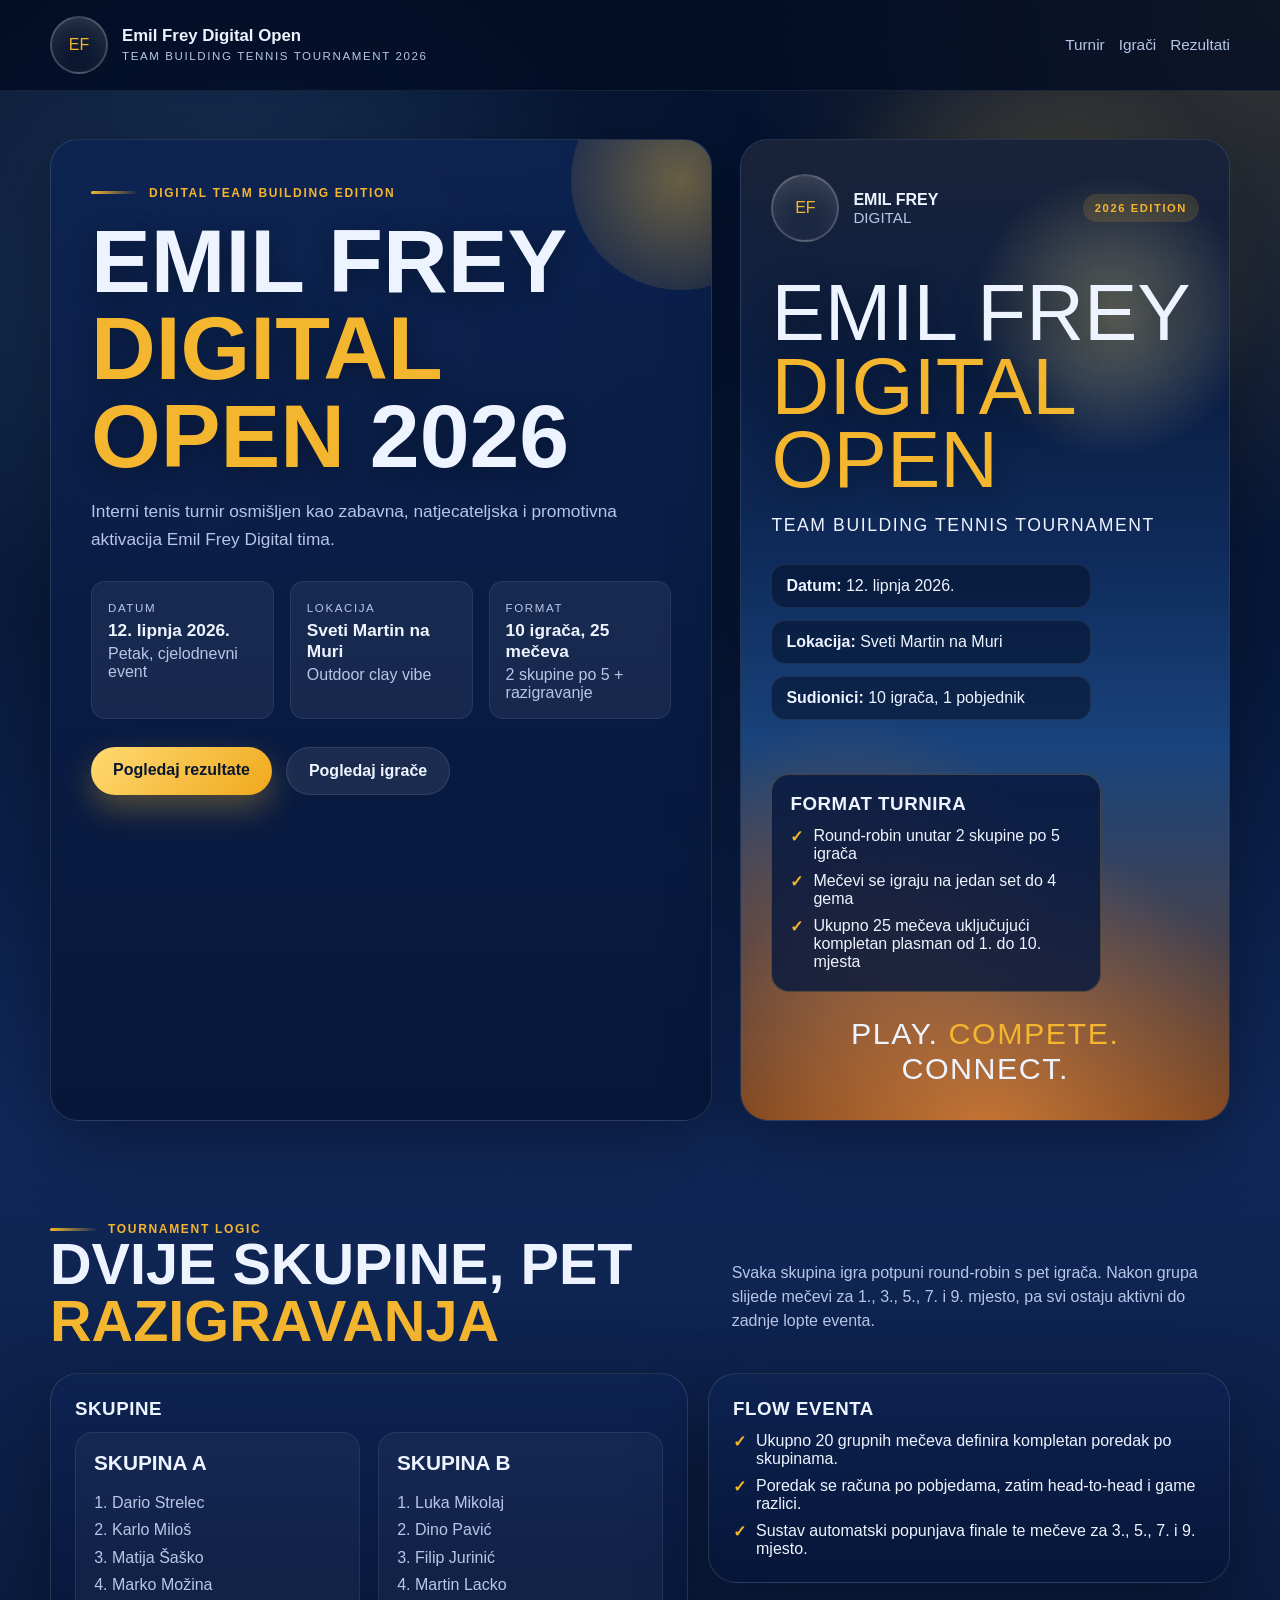
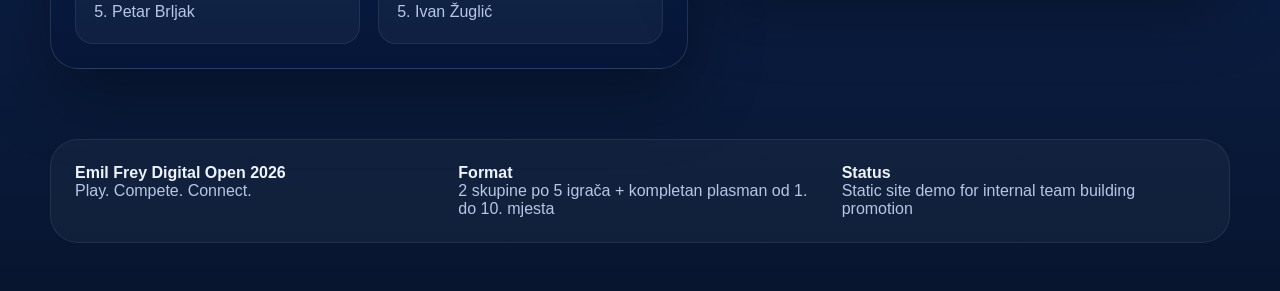
<file: index.html>
<!DOCTYPE html>
<html lang="hr">
<head>
  <meta charset="UTF-8">
  <meta name="viewport" content="width=device-width, initial-scale=1.0">
  <meta http-equiv="Cache-Control" content="no-cache, no-store, must-revalidate">
  <meta http-equiv="Pragma" content="no-cache">
  <meta http-equiv="Expires" content="0">
  <title>Emil Frey Digital Open 2026</title>
  <meta name="description" content="Promotivni team building tennis turnir Emil Frey Digital tima.">
  <link rel="stylesheet" href="css/styles.css?v=20260505-1">
</head>
<body>
  <div class="page-shell">
    <nav class="site-nav">
      <div class="container">
        <a class="brand" href="index.html#top">
          <div class="brand-mark">EF</div>
          <div class="brand-copy">
            <strong>Emil Frey Digital Open</strong>
            <small>Team Building Tennis Tournament 2026</small>
          </div>
        </a>
        <div class="nav-links">
          <a href="index.html#turnir">Turnir</a>
          <a href="igraci.html">Igrači</a>
          <a href="rezultati.html">Rezultati</a>
        </div>
      </div>
    </nav>

    <header class="hero" id="top">
      <div class="container hero-grid">
        <section class="hero-copy">
          <span class="section-kicker">Digital Team Building Edition</span>
          <h1 class="hero-title">Emil Frey <span class="accent">Digital Open</span> 2026</h1>
          <p>
            Interni tenis turnir osmišljen kao zabavna, natjecateljska i promotivna aktivacija Emil Frey Digital tima.
          </p>
          <div class="hero-meta">
            <div class="meta-card">
              <span class="meta-label">Datum</span>
              <strong>12. lipnja 2026.</strong>
              <span>Petak, cjelodnevni event</span>
            </div>
            <div class="meta-card">
              <span class="meta-label">Lokacija</span>
              <strong>Sveti Martin na Muri</strong>
              <span>Outdoor clay vibe</span>
            </div>
            <div class="meta-card">
              <span class="meta-label">Format</span>
              <strong>10 igrača, 25 mečeva</strong>
              <span>2 skupine po 5 + razigravanje</span>
            </div>
          </div>
          <div class="hero-actions">
            <a class="button" href="rezultati.html">Pogledaj rezultate</a>
            <a class="ghost-button" href="igraci.html">Pogledaj igrače</a>
          </div>
        </section>

        <aside class="hero-poster" aria-label="Event poster inspired hero">
          <div class="poster-frame">
            <div class="poster-head">
              <div class="poster-logo">
                <div class="brand-mark">EF</div>
                <div>
                  <strong>EMIL FREY</strong>
                  <div class="poster-tag">DIGITAL</div>
                </div>
              </div>
              <div class="badge">2026 Edition</div>
            </div>
            <div class="poster-title">
              <span>Emil Frey</span>
              <span class="gold">Digital Open</span>
            </div>
            <div class="poster-subtitle">Team Building Tennis Tournament</div>
            <div class="poster-info">
              <div class="poster-info-item"><strong>Datum:</strong> 12. lipnja 2026.</div>
              <div class="poster-info-item"><strong>Lokacija:</strong> Sveti Martin na Muri</div>
              <div class="poster-info-item"><strong>Sudionici:</strong> 10 igrača, 1 pobjednik</div>
            </div>
            <div class="poster-format">
              <h3>Format turnira</h3>
              <ul>
                <li>Round-robin unutar 2 skupine po 5 igrača</li>
                <li>Mečevi se igraju na jedan set do 4 gema</li>
                <li>Ukupno 25 mečeva uključujući kompletan plasman od 1. do 10. mjesta</li>
              </ul>
            </div>
            <div class="poster-cta">Play. <span class="gold">Compete.</span> Connect.</div>
          </div>
        </aside>
      </div>
    </header>

    <main>
      <section class="content-section" id="turnir">
              <div class="container">
                <div class="section-head">
                  <div>
                    <span class="section-kicker">Tournament Logic</span>
                    <h2 class="section-title">Dvije skupine, pet <span class="accent">razigravanja</span></h2>
                  </div>
                  <p>
                    Svaka skupina igra potpuni round-robin s pet igrača. Nakon grupa slijede mečevi za 1., 3., 5., 7. i 9. mjesto,
                    pa svi ostaju aktivni do zadnje lopte eventa.
                  </p>
                </div>
      
                <div class="schedule-grid">
                  <section class="panel">
                    <h3>Skupine</h3>
                    <div class="groups-grid">
                      <article class="group-box">
                        <h4 class="group-title">Skupina A</h4>
                        <ol class="group-list">
                          <li>Dario Strelec</li>
                          <li>Karlo Miloš</li>
                          <li>Matija Šaško</li>
                          <li>Marko Možina</li>
                          <li>Petar Brljak</li>
                        </ol>
                      </article>
                      <article class="group-box">
                        <h4 class="group-title">Skupina B</h4>
                        <ol class="group-list">
                          <li>Luka Mikolaj</li>
                          <li>Dino Pavić</li>
                          <li>Filip Jurinić</li>
                          <li>Martin Lacko</li>
                          <li>Ivan Žuglić</li>
                        </ol>
                      </article>
                    </div>
                  </section>
      
                  <aside class="panel">
                    <h3>Flow eventa</h3>
                    <ul class="rules-list">
                      <li>Ukupno 20 grupnih mečeva definira kompletan poredak po skupinama.</li>
                      <li>Poredak se računa po pobjedama, zatim head-to-head i game razlici.</li>
                      <li>Sustav automatski popunjava finale te mečeve za 3., 5., 7. i 9. mjesto.</li>
                    </ul>
                  </aside>
                </div>
              </div>
            </section>
    </main>

    <footer class="site-footer">
      <div class="container footer-grid">
        <div>
          <strong>Emil Frey Digital Open 2026</strong>
          <span>Play. Compete. Connect.</span>
        </div>
        <div>
          <strong>Format</strong>
          <span>2 skupine po 5 igrača + kompletan plasman od 1. do 10. mjesta</span>
        </div>
        <div>
          <strong>Status</strong>
          <span>Static site demo for internal team building promotion</span>
        </div>
      </div>
    </footer>
  </div>
</body>
</html>
</file>
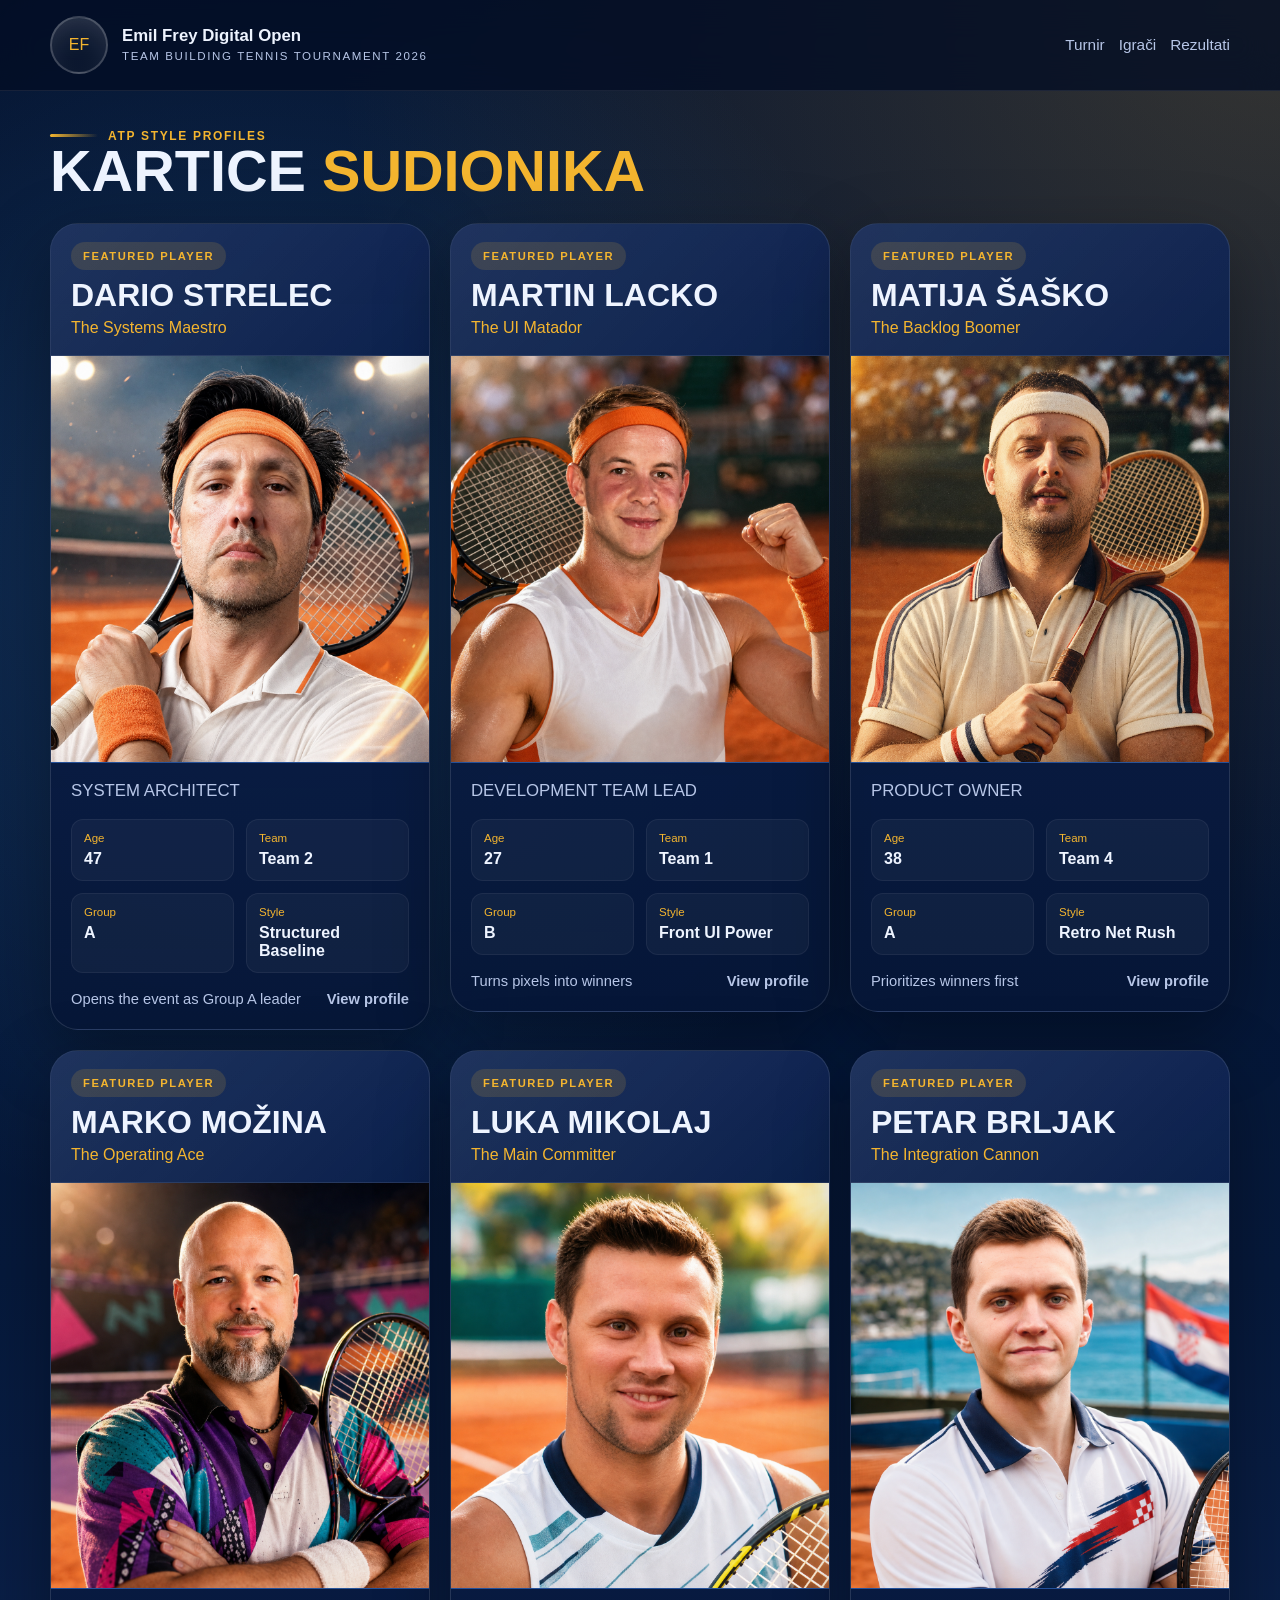
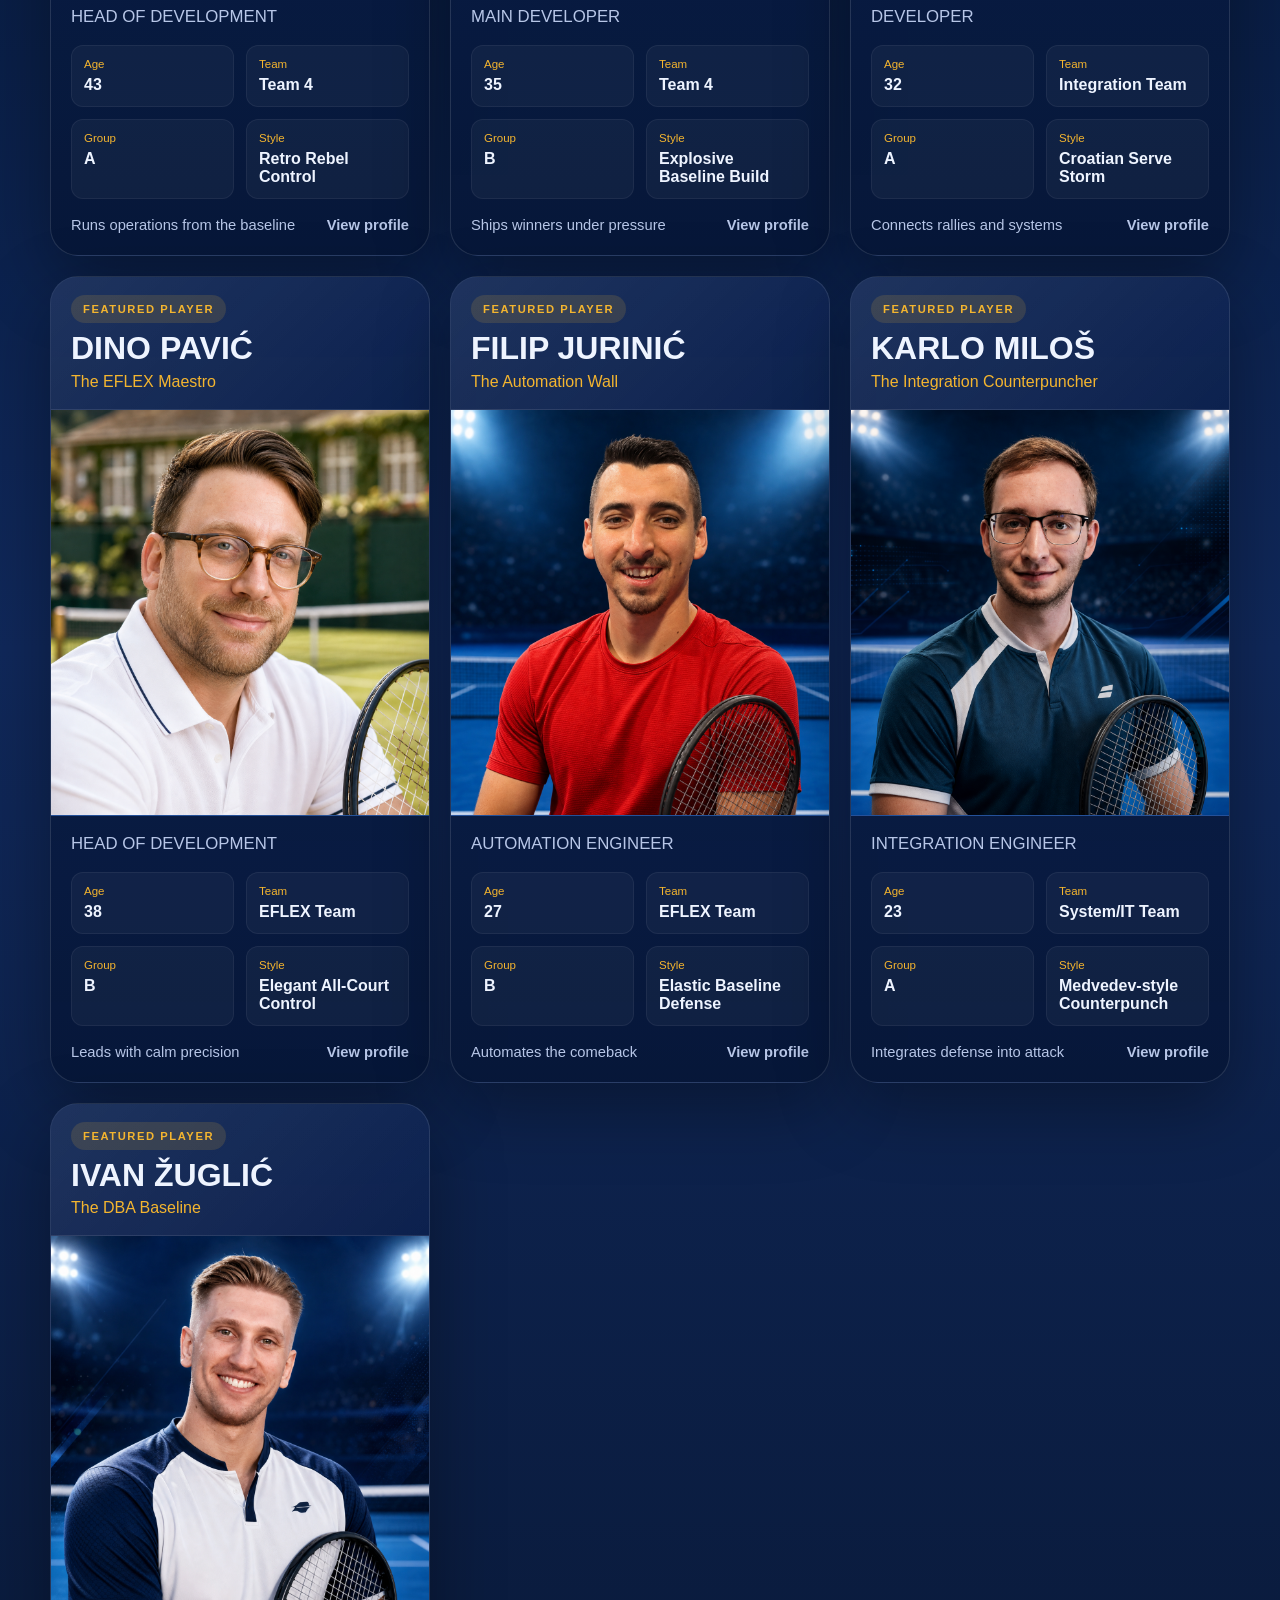
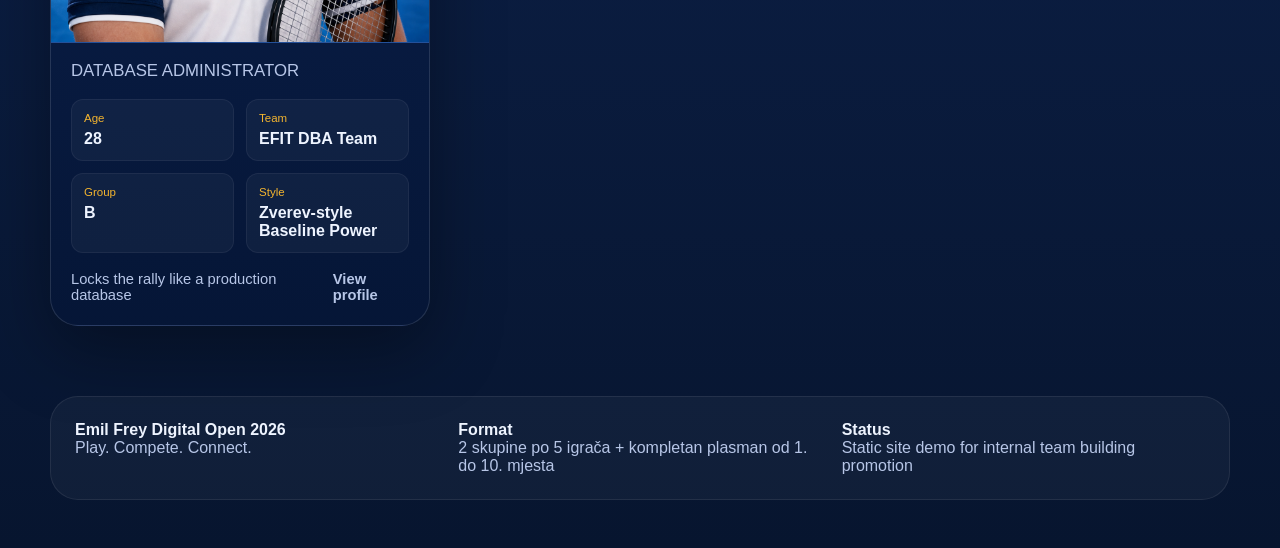
<file: igraci.html>
<!DOCTYPE html>
<html lang="hr">
<head>
  <meta charset="UTF-8">
  <meta name="viewport" content="width=device-width, initial-scale=1.0">
  <meta http-equiv="Cache-Control" content="no-cache, no-store, must-revalidate">
  <meta http-equiv="Pragma" content="no-cache">
  <meta http-equiv="Expires" content="0">
  <title>Igrači | Emil Frey Digital Open 2026</title>
  <meta name="description" content="Kartice sudionika Emil Frey Digital Open 2026 turnira.">
  <link rel="stylesheet" href="css/styles.css?v=20260505-1">
</head>
<body>
  <div class="page-shell">
    <nav class="site-nav">
      <div class="container">
        <a class="brand" href="index.html#top">
          <div class="brand-mark">EF</div>
          <div class="brand-copy">
            <strong>Emil Frey Digital Open</strong>
            <small>Team Building Tennis Tournament 2026</small>
          </div>
        </a>
        <div class="nav-links">
          <a href="index.html#turnir">Turnir</a>
          <a href="igraci.html">Igrači</a>
          <a href="rezultati.html">Rezultati</a>
        </div>
      </div>
    </nav>

    <main>
      <section class="content-section" id="igraci">
              <div class="container">
                <div class="section-head">
                  <div>
                    <span class="section-kicker">ATP Style Profiles</span>
                    <h2 class="section-title">Kartice <span class="accent">sudionika</span></h2>
                  </div>
                </div>
      
                <div class="cards-grid">
                  <a class="player-link" href="players/dario-strelec.html"><article class="player-card"><div class="player-card-header"><span class="badge">Featured Player</span><h3 class="player-name">Dario Strelec</h3><div class="player-tagline">The Systems Maestro</div></div><div class="player-headshot"><img src="assets/dario-strelec-profile.png" alt="Branded portrait ilustracija za Dario Strelec"></div><div class="player-card-body"><div class="player-role">System Architect</div><ul class="player-meta-list"><li><span>Age</span><strong>47</strong></li><li><span>Team</span><strong>Team 2</strong></li><li><span>Group</span><strong>A</strong></li><li><span>Style</span><strong>Structured Baseline</strong></li></ul><div class="player-card-footer"><span>Opens the event as Group A leader</span><strong>View profile</strong></div></div></article></a>
                  <a class="player-link" href="players/player-02.html"><article class="player-card"><div class="player-card-header"><span class="badge">Featured Player</span><h3 class="player-name">Martin Lacko</h3><div class="player-tagline">The UI Matador</div></div><div class="player-headshot"><img src="assets/martin-lacko-profile.png" alt="Branded portrait ilustracija za Martin Lacko"></div><div class="player-card-body"><div class="player-role">Development Team Lead</div><ul class="player-meta-list"><li><span>Age</span><strong>27</strong></li><li><span>Team</span><strong>Team 1</strong></li><li><span>Group</span><strong>B</strong></li><li><span>Style</span><strong>Front UI Power</strong></li></ul><div class="player-card-footer"><span>Turns pixels into winners</span><strong>View profile</strong></div></div></article></a>
                  <a class="player-link" href="players/player-03.html"><article class="player-card"><div class="player-card-header"><span class="badge">Featured Player</span><h3 class="player-name">Matija Šaško</h3><div class="player-tagline">The Backlog Boomer</div></div><div class="player-headshot"><img src="assets/matija-sasko-profile.png" alt="Branded portrait ilustracija za Matija Šaško"></div><div class="player-card-body"><div class="player-role">Product Owner</div><ul class="player-meta-list"><li><span>Age</span><strong>38</strong></li><li><span>Team</span><strong>Team 4</strong></li><li><span>Group</span><strong>A</strong></li><li><span>Style</span><strong>Retro Net Rush</strong></li></ul><div class="player-card-footer"><span>Prioritizes winners first</span><strong>View profile</strong></div></div></article></a>
                  <a class="player-link" href="players/player-04.html"><article class="player-card"><div class="player-card-header"><span class="badge">Featured Player</span><h3 class="player-name">Marko Možina</h3><div class="player-tagline">The Operating Ace</div></div><div class="player-headshot"><img src="assets/marko-mozina-profile.png" alt="Branded portrait ilustracija za Marko Možina"></div><div class="player-card-body"><div class="player-role">Head of Development</div><ul class="player-meta-list"><li><span>Age</span><strong>43</strong></li><li><span>Team</span><strong>Team 4</strong></li><li><span>Group</span><strong>A</strong></li><li><span>Style</span><strong>Retro Rebel Control</strong></li></ul><div class="player-card-footer"><span>Runs operations from the baseline</span><strong>View profile</strong></div></div></article></a>
                  <a class="player-link" href="players/player-05.html"><article class="player-card"><div class="player-card-header"><span class="badge">Featured Player</span><h3 class="player-name">Luka Mikolaj</h3><div class="player-tagline">The Main Committer</div></div><div class="player-headshot"><img src="assets/luka-mikolaj-profile.png" alt="Branded portrait ilustracija za Luka Mikolaj"></div><div class="player-card-body"><div class="player-role">Main Developer</div><ul class="player-meta-list"><li><span>Age</span><strong>35</strong></li><li><span>Team</span><strong>Team 4</strong></li><li><span>Group</span><strong>B</strong></li><li><span>Style</span><strong>Explosive Baseline Build</strong></li></ul><div class="player-card-footer"><span>Ships winners under pressure</span><strong>View profile</strong></div></div></article></a>
                  <a class="player-link" href="players/player-06.html"><article class="player-card"><div class="player-card-header"><span class="badge">Featured Player</span><h3 class="player-name">Petar Brljak</h3><div class="player-tagline">The Integration Cannon</div></div><div class="player-headshot"><img src="assets/parat-brljak-profile.png" alt="Branded portrait ilustracija za Petar Brljak"></div><div class="player-card-body"><div class="player-role">Developer</div><ul class="player-meta-list"><li><span>Age</span><strong>32</strong></li><li><span>Team</span><strong>Integration Team</strong></li><li><span>Group</span><strong>A</strong></li><li><span>Style</span><strong>Croatian Serve Storm</strong></li></ul><div class="player-card-footer"><span>Connects rallies and systems</span><strong>View profile</strong></div></div></article></a>
                  <a class="player-link" href="players/player-07.html"><article class="player-card"><div class="player-card-header"><span class="badge">Featured Player</span><h3 class="player-name">Dino Pavić</h3><div class="player-tagline">The EFLEX Maestro</div></div><div class="player-headshot"><img src="assets/dino-pavic-profile.png" alt="Branded portrait ilustracija za Dino Pavić"></div><div class="player-card-body"><div class="player-role">Head of Development</div><ul class="player-meta-list"><li><span>Age</span><strong>38</strong></li><li><span>Team</span><strong>EFLEX Team</strong></li><li><span>Group</span><strong>B</strong></li><li><span>Style</span><strong>Elegant All-Court Control</strong></li></ul><div class="player-card-footer"><span>Leads with calm precision</span><strong>View profile</strong></div></div></article></a>
                  <a class="player-link" href="players/player-08.html"><article class="player-card"><div class="player-card-header"><span class="badge">Featured Player</span><h3 class="player-name">Filip Jurinić</h3><div class="player-tagline">The Automation Wall</div></div><div class="player-headshot"><img src="assets/filip-jurinic-profile.png" alt="Branded portrait ilustracija za Filip Jurinić"></div><div class="player-card-body"><div class="player-role">Automation Engineer</div><ul class="player-meta-list"><li><span>Age</span><strong>27</strong></li><li><span>Team</span><strong>EFLEX Team</strong></li><li><span>Group</span><strong>B</strong></li><li><span>Style</span><strong>Elastic Baseline Defense</strong></li></ul><div class="player-card-footer"><span>Automates the comeback</span><strong>View profile</strong></div></div></article></a>
                  <a class="player-link" href="players/player-09.html"><article class="player-card"><div class="player-card-header"><span class="badge">Featured Player</span><h3 class="player-name">Karlo Miloš</h3><div class="player-tagline">The Integration Counterpuncher</div></div><div class="player-headshot"><img src="assets/karlo-milos-profile.png" alt="Branded portrait ilustracija za Karlo Miloš"></div><div class="player-card-body"><div class="player-role">Integration Engineer</div><ul class="player-meta-list"><li><span>Age</span><strong>23</strong></li><li><span>Team</span><strong>System/IT Team</strong></li><li><span>Group</span><strong>A</strong></li><li><span>Style</span><strong>Medvedev-style Counterpunch</strong></li></ul><div class="player-card-footer"><span>Integrates defense into attack</span><strong>View profile</strong></div></div></article></a>
                  <a class="player-link" href="players/player-10.html"><article class="player-card"><div class="player-card-header"><span class="badge">Featured Player</span><h3 class="player-name">Ivan Žuglić</h3><div class="player-tagline">The DBA Baseline</div></div><div class="player-headshot"><img src="assets/ivan-zuglic-profile.png" alt="Branded portrait ilustracija za Ivan Žuglić"></div><div class="player-card-body"><div class="player-role">Database Administrator</div><ul class="player-meta-list"><li><span>Age</span><strong>28</strong></li><li><span>Team</span><strong>EFIT DBA Team</strong></li><li><span>Group</span><strong>B</strong></li><li><span>Style</span><strong>Zverev-style Baseline Power</strong></li></ul><div class="player-card-footer"><span>Locks the rally like a production database</span><strong>View profile</strong></div></div></article></a>
                </div>
              </div>
            </section>
    </main>

    <footer class="site-footer">
      <div class="container footer-grid">
        <div>
          <strong>Emil Frey Digital Open 2026</strong>
          <span>Play. Compete. Connect.</span>
        </div>
        <div>
          <strong>Format</strong>
          <span>2 skupine po 5 igrača + kompletan plasman od 1. do 10. mjesta</span>
        </div>
        <div>
          <strong>Status</strong>
          <span>Static site demo for internal team building promotion</span>
        </div>
      </div>
    </footer>
  </div>
</body>
</html>
</file>
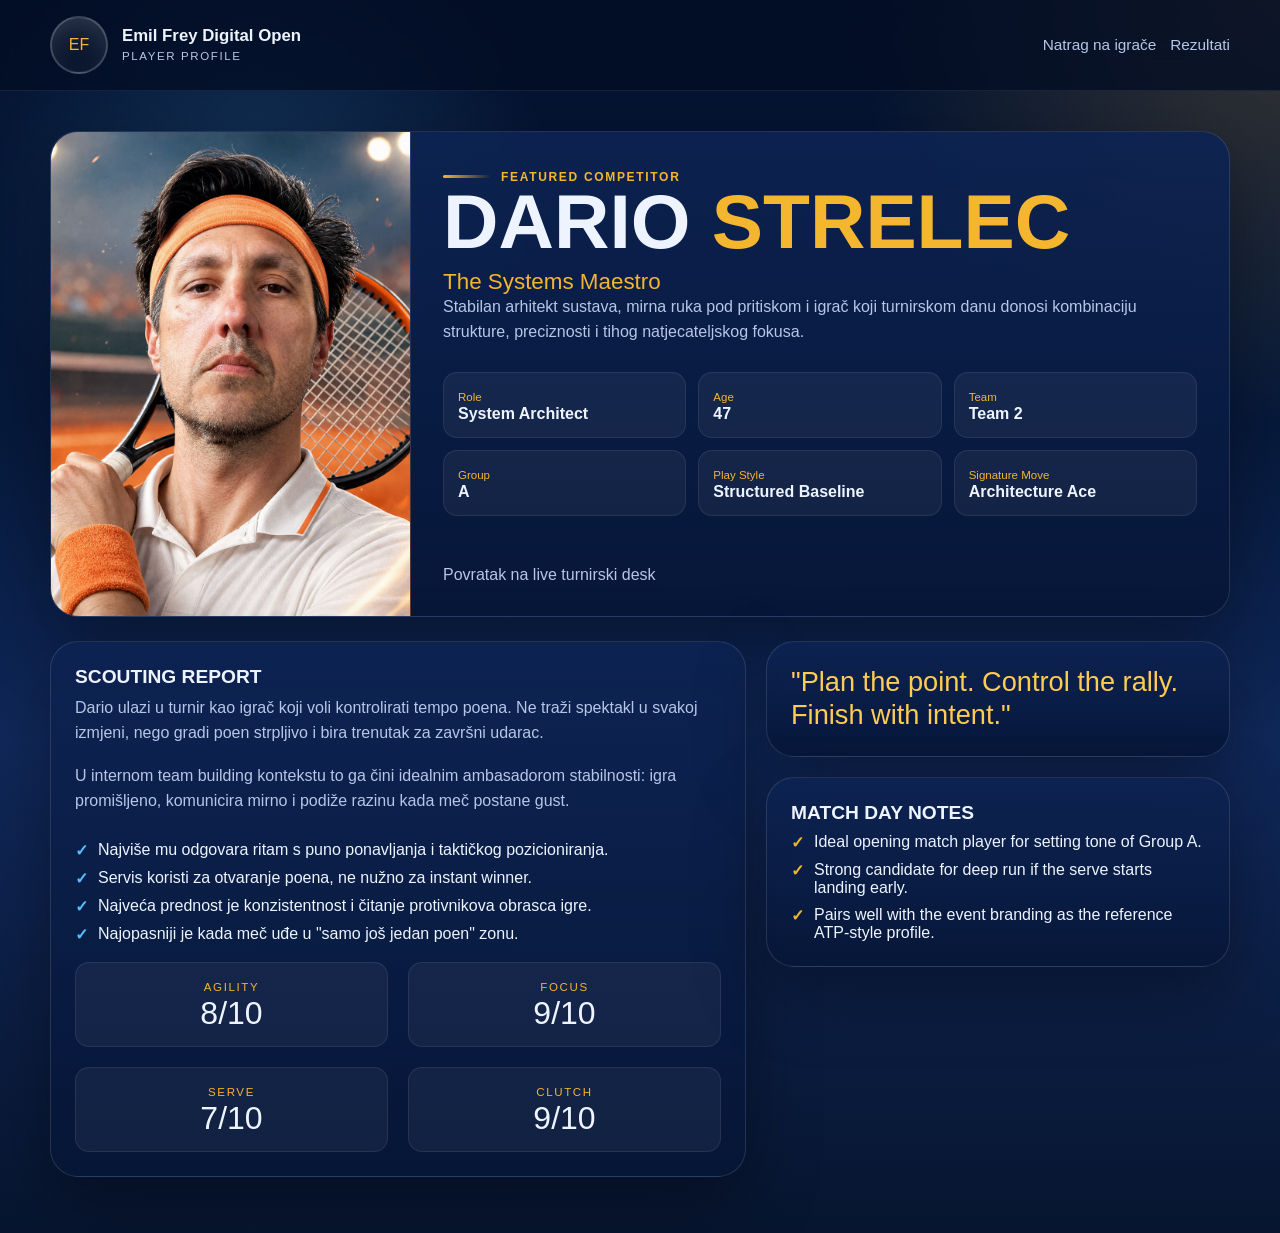
<file: players/dario-strelec.html>
<!DOCTYPE html>
<html lang="hr">
<head>
  <meta charset="UTF-8">
  <meta name="viewport" content="width=device-width, initial-scale=1.0">
  <title>Dario Strelec | Emil Frey Digital Open 2026</title>
  <meta name="description" content="ATP-style profilna stranica za Dario Strelec na Emil Frey Digital Open 2026.">
  <link rel="stylesheet" href="../css/styles.css">
</head>
<body>
  <div class="page-shell">
    <nav class="site-nav">
      <div class="container">
        <a class="brand" href="../index.html">
          <div class="brand-mark">EF</div>
          <div class="brand-copy">
            <strong>Emil Frey Digital Open</strong>
            <small>Player Profile</small>
          </div>
        </a>
        <div class="nav-links">
          <a href="../igraci.html">Natrag na igrače</a>
          <a href="../rezultati.html">Rezultati</a>
        </div>
      </div>
    </nav>

    <main class="player-page">
      <div class="container">
        <section class="player-hero">
          <div class="player-hero-grid">
            <div class="player-hero-visual">
              <img src="../assets/dario-strelec-profile.png" alt="Branded portrait ilustracija za Dario Strelec">
            </div>
            <div class="player-hero-content">
              <span class="section-kicker">Featured Competitor</span>
              <h1 class="player-hero-name">Dario <span class="accent">Strelec</span></h1>
              <div class="player-hero-tag">The Systems Maestro</div>
              <p class="player-summary">
                Stabilan arhitekt sustava, mirna ruka pod pritiskom i igrač koji turnirskom danu donosi kombinaciju strukture, preciznosti i tihog natjecateljskog fokusa.
              </p>
              <ul class="player-attributes">
                <li><span class="mini-label">Role</span><strong>System Architect</strong></li>
                <li><span class="mini-label">Age</span><strong>47</strong></li>
                <li><span class="mini-label">Team</span><strong>Team 2</strong></li>
                <li><span class="mini-label">Group</span><strong>A</strong></li>
                <li><span class="mini-label">Play Style</span><strong>Structured Baseline</strong></li>
                <li><span class="mini-label">Signature Move</span><strong>Architecture Ace</strong></li>
              </ul>
              <a class="player-footer-link" href="../rezultati.html">Povratak na live turnirski desk</a>
            </div>
          </div>
        </section>

        <div class="player-detail-grid">
          <section class="player-detail-card">
            <h2 class="player-section-title">Scouting Report</h2>
            <div class="player-detail-copy">
              <p>
                Dario ulazi u turnir kao igrač koji voli kontrolirati tempo poena. Ne traži spektakl u svakoj izmjeni, nego gradi poen strpljivo i bira trenutak za završni udarac.
              </p>
              <p>
                U internom team building kontekstu to ga čini idealnim ambasadorom stabilnosti: igra promišljeno, komunicira mirno i podiže razinu kada meč postane gust.
              </p>
              <ul class="player-style-list">
                <li>Najviše mu odgovara ritam s puno ponavljanja i taktičkog pozicioniranja.</li>
                <li>Servis koristi za otvaranje poena, ne nužno za instant winner.</li>
                <li>Najveća prednost je konzistentnost i čitanje protivnikova obrasca igre.</li>
                <li>Najopasniji je kada meč uđe u "samo još jedan poen" zonu.</li>
              </ul>
            </div>
            <div class="player-stats-grid">
              <div class="stat-card"><span class="stat-label">Agility</span><span class="stat-value">8/10</span></div>
              <div class="stat-card"><span class="stat-label">Focus</span><span class="stat-value">9/10</span></div>
              <div class="stat-card"><span class="stat-label">Serve</span><span class="stat-value">7/10</span></div>
              <div class="stat-card"><span class="stat-label">Clutch</span><span class="stat-value">9/10</span></div>
            </div>
          </section>

          <aside>
            <div class="quote-card">"Plan the point. Control the rally. Finish with intent."</div>
            <section class="player-detail-card" style="margin-top: 20px;">
              <h2 class="player-section-title">Match Day Notes</h2>
              <ul class="feature-list">
                <li>Ideal opening match player for setting tone of Group A.</li>
                <li>Strong candidate for deep run if the serve starts landing early.</li>
                <li>Pairs well with the event branding as the reference ATP-style profile.</li>
              </ul>
            </section>
          </aside>
        </div>
      </div>
    </main>

    <script src="../js/app.js"></script>
  </div>
</body>
</html>
</file>
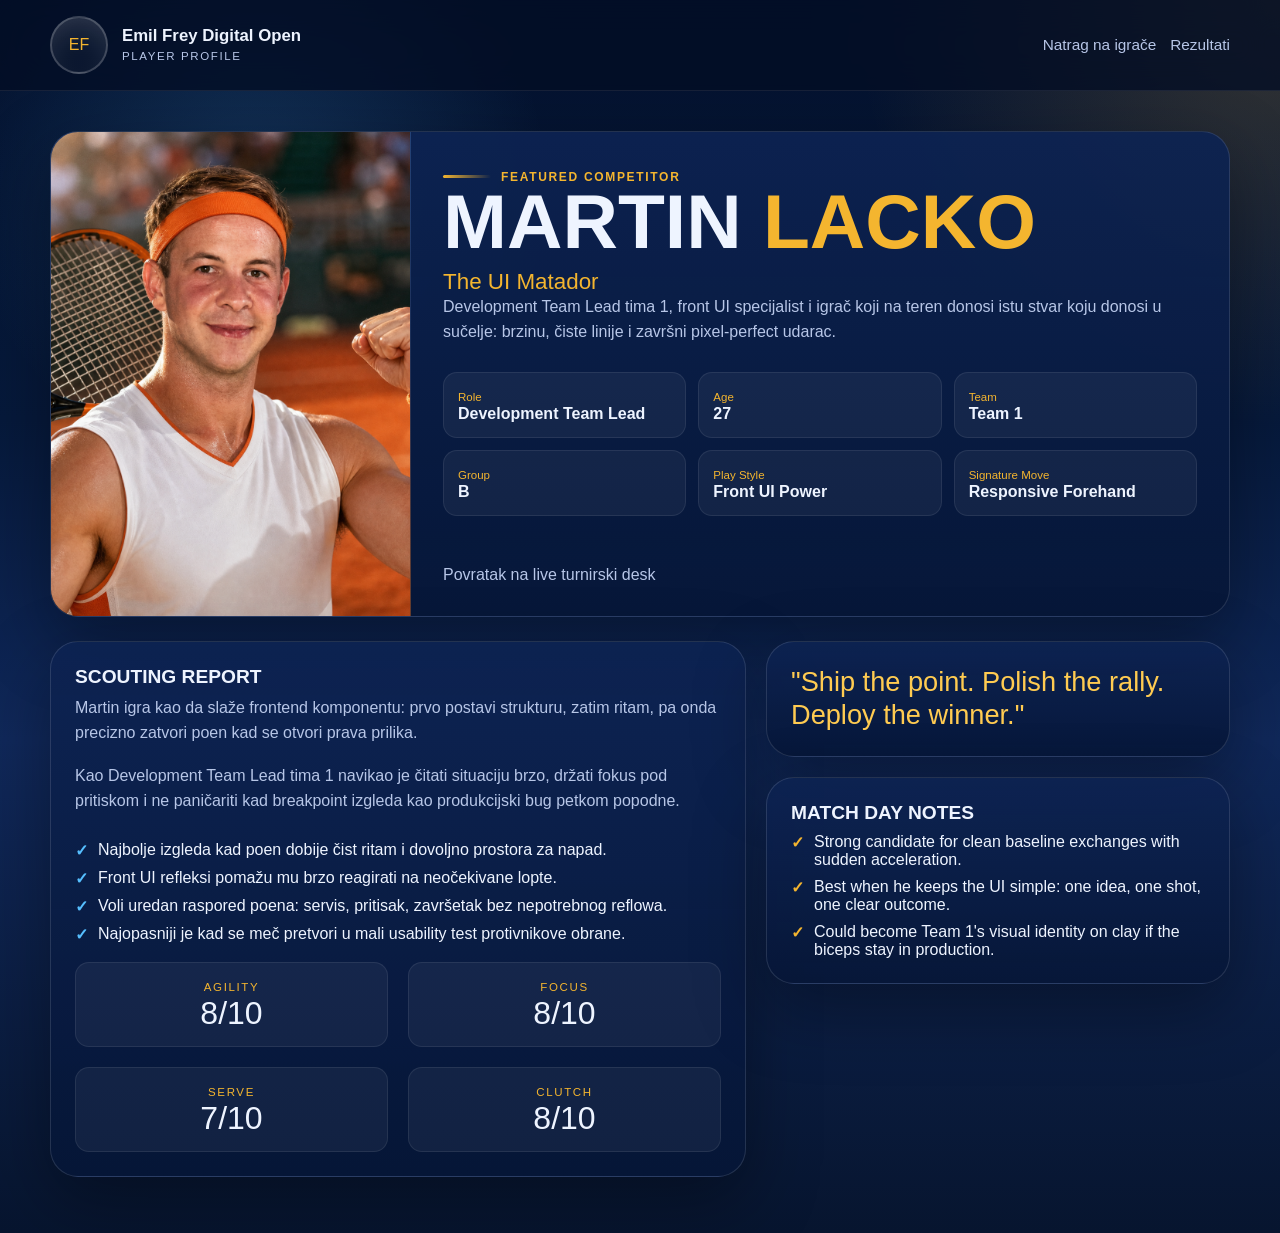
<file: players/player-02.html>
<!DOCTYPE html>
<html lang="hr">
<head>
  <meta charset="UTF-8">
  <meta name="viewport" content="width=device-width, initial-scale=1.0">
  <title>Martin Lacko | Emil Frey Digital Open 2026</title>
  <meta name="description" content="ATP-style profilna stranica za Martin Lacko na Emil Frey Digital Open 2026.">
  <link rel="stylesheet" href="../css/styles.css">
</head>
<body>
  <div class="page-shell">
    <nav class="site-nav">
      <div class="container">
        <a class="brand" href="../index.html">
          <div class="brand-mark">EF</div>
          <div class="brand-copy">
            <strong>Emil Frey Digital Open</strong>
            <small>Player Profile</small>
          </div>
        </a>
        <div class="nav-links">
          <a href="../igraci.html">Natrag na igrače</a>
          <a href="../rezultati.html">Rezultati</a>
        </div>
      </div>
    </nav>

    <main class="player-page">
      <div class="container">
        <section class="player-hero">
          <div class="player-hero-grid">
            <div class="player-hero-visual">
              <img src="../assets/martin-lacko-profile.png" alt="Branded portrait ilustracija za Martin Lacko">
            </div>
            <div class="player-hero-content">
              <span class="section-kicker">Featured Competitor</span>
              <h1 class="player-hero-name">Martin <span class="accent">Lacko</span></h1>
              <div class="player-hero-tag">The UI Matador</div>
              <p class="player-summary">
                Development Team Lead tima 1, front UI specijalist i igrač koji na teren donosi istu stvar koju donosi u sučelje: brzinu, čiste linije i završni pixel-perfect udarac.
              </p>
              <ul class="player-attributes">
                <li><span class="mini-label">Role</span><strong>Development Team Lead</strong></li>
                <li><span class="mini-label">Age</span><strong>27</strong></li>
                <li><span class="mini-label">Team</span><strong>Team 1</strong></li>
                <li><span class="mini-label">Group</span><strong>B</strong></li>
                <li><span class="mini-label">Play Style</span><strong>Front UI Power</strong></li>
                <li><span class="mini-label">Signature Move</span><strong>Responsive Forehand</strong></li>
              </ul>
              <a class="player-footer-link" href="../rezultati.html">Povratak na live turnirski desk</a>
            </div>
          </div>
        </section>

        <div class="player-detail-grid">
          <section class="player-detail-card">
            <h2 class="player-section-title">Scouting Report</h2>
            <div class="player-detail-copy">
              <p>
                Martin igra kao da slaže frontend komponentu: prvo postavi strukturu, zatim ritam, pa onda precizno zatvori poen kad se otvori prava prilika.
              </p>
              <p>
                Kao Development Team Lead tima 1 navikao je čitati situaciju brzo, držati fokus pod pritiskom i ne paničariti kad breakpoint izgleda kao produkcijski bug petkom popodne.
              </p>
              <ul class="player-style-list">
                <li>Najbolje izgleda kad poen dobije čist ritam i dovoljno prostora za napad.</li>
                <li>Front UI refleksi pomažu mu brzo reagirati na neočekivane lopte.</li>
                <li>Voli uredan raspored poena: servis, pritisak, završetak bez nepotrebnog reflowa.</li>
                <li>Najopasniji je kad se meč pretvori u mali usability test protivnikove obrane.</li>
              </ul>
            </div>
            <div class="player-stats-grid">
              <div class="stat-card"><span class="stat-label">Agility</span><span class="stat-value">8/10</span></div>
              <div class="stat-card"><span class="stat-label">Focus</span><span class="stat-value">8/10</span></div>
              <div class="stat-card"><span class="stat-label">Serve</span><span class="stat-value">7/10</span></div>
              <div class="stat-card"><span class="stat-label">Clutch</span><span class="stat-value">8/10</span></div>
            </div>
          </section>

          <aside>
            <div class="quote-card">"Ship the point. Polish the rally. Deploy the winner."</div>
            <section class="player-detail-card" style="margin-top: 20px;">
              <h2 class="player-section-title">Match Day Notes</h2>
              <ul class="feature-list">
                <li>Strong candidate for clean baseline exchanges with sudden acceleration.</li>
                <li>Best when he keeps the UI simple: one idea, one shot, one clear outcome.</li>
                <li>Could become Team 1's visual identity on clay if the biceps stay in production.</li>
              </ul>
            </section>
          </aside>
        </div>
      </div>
    </main>

    <script src="../js/app.js"></script>
  </div>
</body>
</html>
</file>
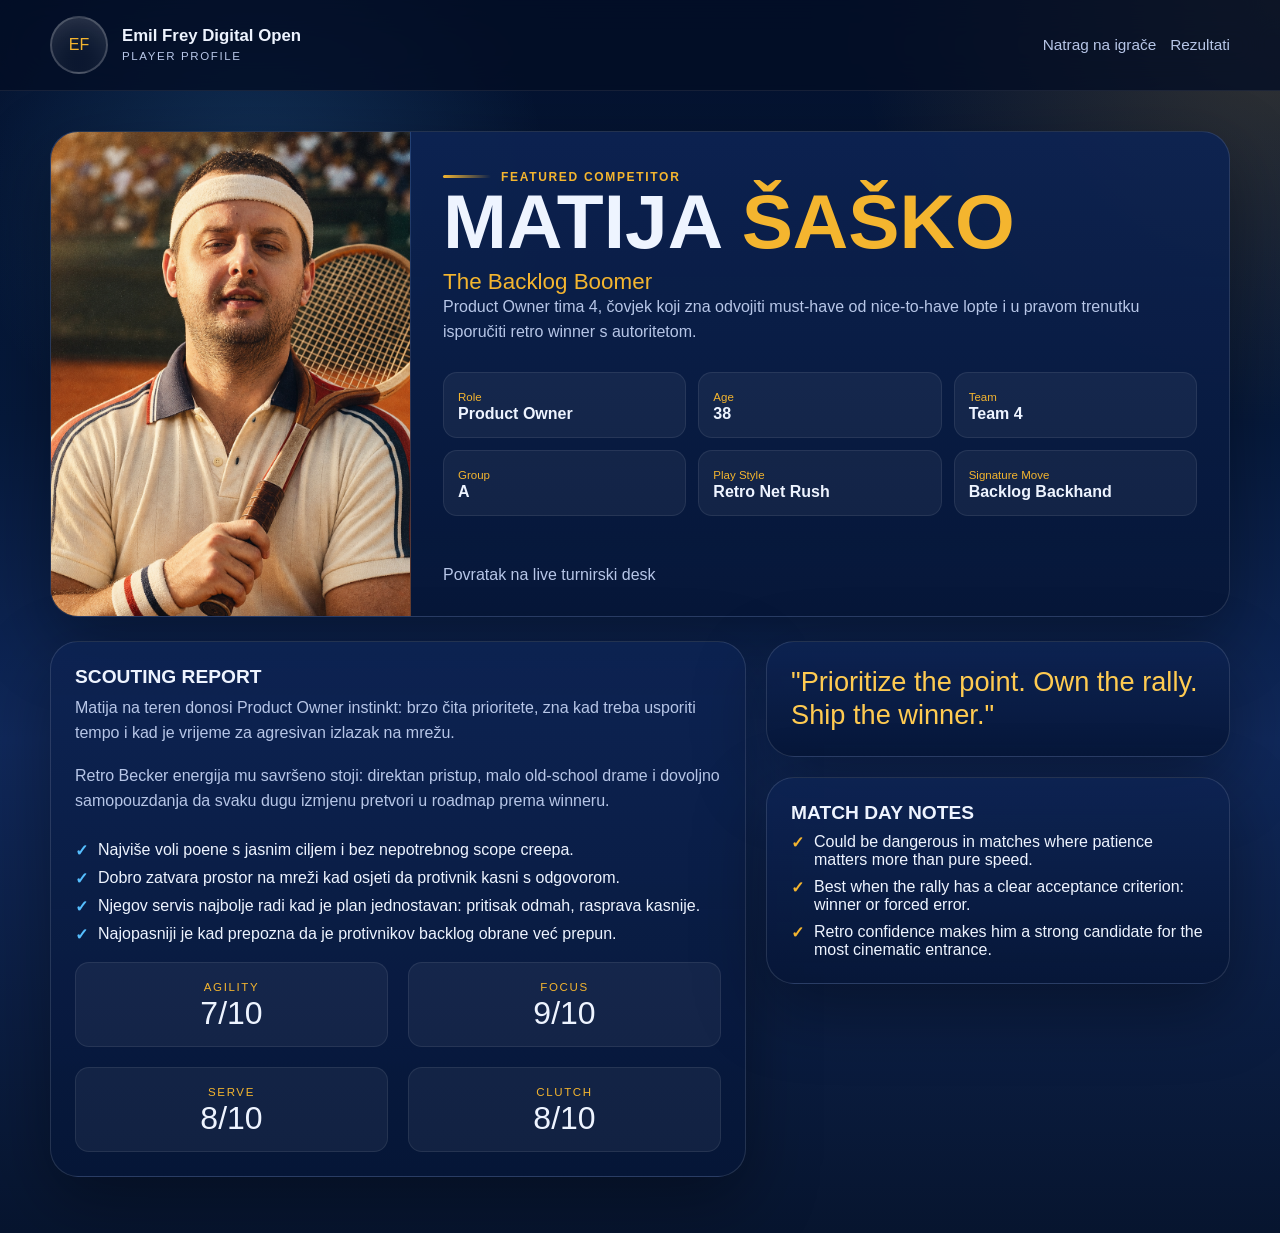
<file: players/player-03.html>
<!DOCTYPE html>
<html lang="hr">
<head>
  <meta charset="UTF-8">
  <meta name="viewport" content="width=device-width, initial-scale=1.0">
  <title>Matija Šaško | Emil Frey Digital Open 2026</title>
  <meta name="description" content="ATP-style profilna stranica za Matija Šaško na Emil Frey Digital Open 2026.">
  <link rel="stylesheet" href="../css/styles.css">
</head>
<body>
  <div class="page-shell">
    <nav class="site-nav">
      <div class="container">
        <a class="brand" href="../index.html">
          <div class="brand-mark">EF</div>
          <div class="brand-copy">
            <strong>Emil Frey Digital Open</strong>
            <small>Player Profile</small>
          </div>
        </a>
        <div class="nav-links">
          <a href="../igraci.html">Natrag na igrače</a>
          <a href="../rezultati.html">Rezultati</a>
        </div>
      </div>
    </nav>

    <main class="player-page">
      <div class="container">
        <section class="player-hero">
          <div class="player-hero-grid">
            <div class="player-hero-visual">
              <img src="../assets/matija-sasko-profile.png" alt="Branded portrait ilustracija za Matija Šaško">
            </div>
            <div class="player-hero-content">
              <span class="section-kicker">Featured Competitor</span>
              <h1 class="player-hero-name">Matija <span class="accent">Šaško</span></h1>
              <div class="player-hero-tag">The Backlog Boomer</div>
              <p class="player-summary">
                Product Owner tima 4, čovjek koji zna odvojiti must-have od nice-to-have lopte i u pravom trenutku isporučiti retro winner s autoritetom.
              </p>
              <ul class="player-attributes">
                <li><span class="mini-label">Role</span><strong>Product Owner</strong></li>
                <li><span class="mini-label">Age</span><strong>38</strong></li>
                <li><span class="mini-label">Team</span><strong>Team 4</strong></li>
                <li><span class="mini-label">Group</span><strong>A</strong></li>
                <li><span class="mini-label">Play Style</span><strong>Retro Net Rush</strong></li>
                <li><span class="mini-label">Signature Move</span><strong>Backlog Backhand</strong></li>
              </ul>
              <a class="player-footer-link" href="../rezultati.html">Povratak na live turnirski desk</a>
            </div>
          </div>
        </section>

        <div class="player-detail-grid">
          <section class="player-detail-card">
            <h2 class="player-section-title">Scouting Report</h2>
            <div class="player-detail-copy">
              <p>
                Matija na teren donosi Product Owner instinkt: brzo čita prioritete, zna kad treba usporiti tempo i kad je vrijeme za agresivan izlazak na mrežu.
              </p>
              <p>
                Retro Becker energija mu savršeno stoji: direktan pristup, malo old-school drame i dovoljno samopouzdanja da svaku dugu izmjenu pretvori u roadmap prema winneru.
              </p>
              <ul class="player-style-list">
                <li>Najviše voli poene s jasnim ciljem i bez nepotrebnog scope creepa.</li>
                <li>Dobro zatvara prostor na mreži kad osjeti da protivnik kasni s odgovorom.</li>
                <li>Njegov servis najbolje radi kad je plan jednostavan: pritisak odmah, rasprava kasnije.</li>
                <li>Najopasniji je kad prepozna da je protivnikov backlog obrane već prepun.</li>
              </ul>
            </div>
            <div class="player-stats-grid">
              <div class="stat-card"><span class="stat-label">Agility</span><span class="stat-value">7/10</span></div>
              <div class="stat-card"><span class="stat-label">Focus</span><span class="stat-value">9/10</span></div>
              <div class="stat-card"><span class="stat-label">Serve</span><span class="stat-value">8/10</span></div>
              <div class="stat-card"><span class="stat-label">Clutch</span><span class="stat-value">8/10</span></div>
            </div>
          </section>

          <aside>
            <div class="quote-card">"Prioritize the point. Own the rally. Ship the winner."</div>
            <section class="player-detail-card" style="margin-top: 20px;">
              <h2 class="player-section-title">Match Day Notes</h2>
              <ul class="feature-list">
                <li>Could be dangerous in matches where patience matters more than pure speed.</li>
                <li>Best when the rally has a clear acceptance criterion: winner or forced error.</li>
                <li>Retro confidence makes him a strong candidate for the most cinematic entrance.</li>
              </ul>
            </section>
          </aside>
        </div>
      </div>
    </main>

    <script src="../js/app.js"></script>
  </div>
</body>
</html>
</file>
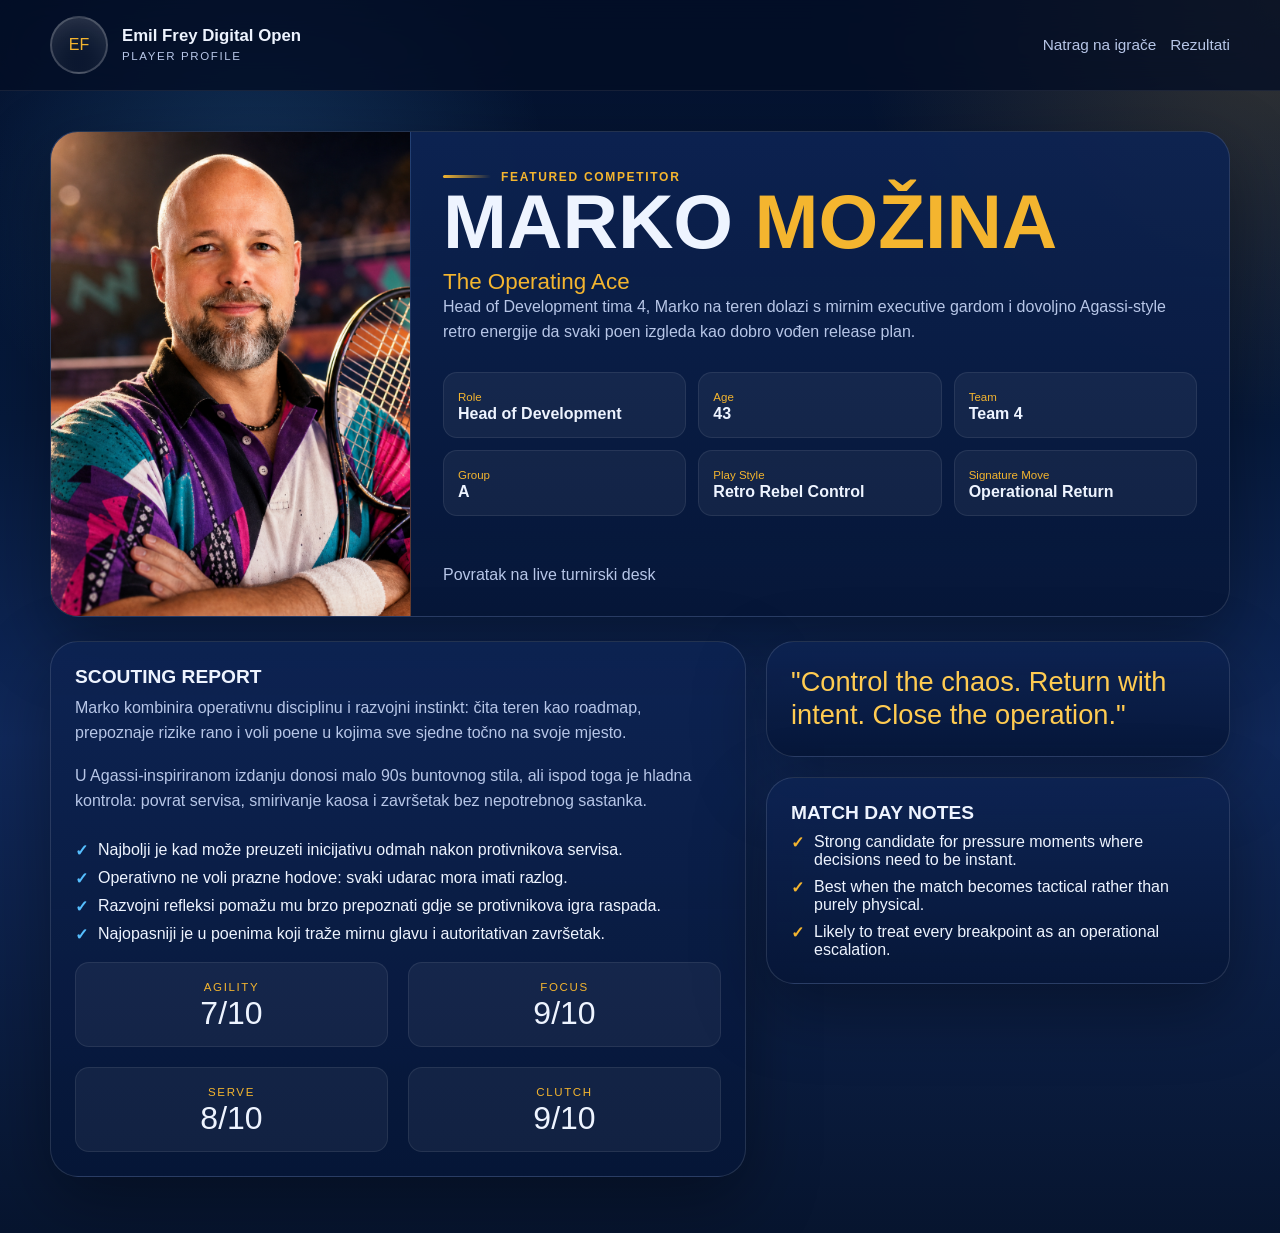
<file: players/player-04.html>
<!DOCTYPE html>
<html lang="hr">
<head>
  <meta charset="UTF-8">
  <meta name="viewport" content="width=device-width, initial-scale=1.0">
  <title>Marko Možina | Emil Frey Digital Open 2026</title>
  <meta name="description" content="ATP-style profilna stranica za Marko Možina na Emil Frey Digital Open 2026.">
  <link rel="stylesheet" href="../css/styles.css">
</head>
<body>
  <div class="page-shell">
    <nav class="site-nav">
      <div class="container">
        <a class="brand" href="../index.html">
          <div class="brand-mark">EF</div>
          <div class="brand-copy">
            <strong>Emil Frey Digital Open</strong>
            <small>Player Profile</small>
          </div>
        </a>
        <div class="nav-links">
          <a href="../igraci.html">Natrag na igrače</a>
          <a href="../rezultati.html">Rezultati</a>
        </div>
      </div>
    </nav>

    <main class="player-page">
      <div class="container">
        <section class="player-hero">
          <div class="player-hero-grid">
            <div class="player-hero-visual">
              <img src="../assets/marko-mozina-profile.png" alt="Branded portrait ilustracija za Marko Možina">
            </div>
            <div class="player-hero-content">
              <span class="section-kicker">Featured Competitor</span>
              <h1 class="player-hero-name">Marko <span class="accent">Možina</span></h1>
              <div class="player-hero-tag">The Operating Ace</div>
              <p class="player-summary">
                Head of Development tima 4, Marko na teren dolazi s mirnim executive gardom i dovoljno Agassi-style retro energije da svaki poen izgleda kao dobro vođen release plan.
              </p>
              <ul class="player-attributes">
                <li><span class="mini-label">Role</span><strong>Head of Development</strong></li>
                <li><span class="mini-label">Age</span><strong>43</strong></li>
                <li><span class="mini-label">Team</span><strong>Team 4</strong></li>
                <li><span class="mini-label">Group</span><strong>A</strong></li>
                <li><span class="mini-label">Play Style</span><strong>Retro Rebel Control</strong></li>
                <li><span class="mini-label">Signature Move</span><strong>Operational Return</strong></li>
              </ul>
              <a class="player-footer-link" href="../rezultati.html">Povratak na live turnirski desk</a>
            </div>
          </div>
        </section>

        <div class="player-detail-grid">
          <section class="player-detail-card">
            <h2 class="player-section-title">Scouting Report</h2>
            <div class="player-detail-copy">
              <p>
                Marko kombinira operativnu disciplinu i razvojni instinkt: čita teren kao roadmap, prepoznaje rizike rano i voli poene u kojima sve sjedne točno na svoje mjesto.
              </p>
              <p>
                U Agassi-inspiriranom izdanju donosi malo 90s buntovnog stila, ali ispod toga je hladna kontrola: povrat servisa, smirivanje kaosa i završetak bez nepotrebnog sastanka.
              </p>
              <ul class="player-style-list">
                <li>Najbolji je kad može preuzeti inicijativu odmah nakon protivnikova servisa.</li>
                <li>Operativno ne voli prazne hodove: svaki udarac mora imati razlog.</li>
                <li>Razvojni refleksi pomažu mu brzo prepoznati gdje se protivnikova igra raspada.</li>
                <li>Najopasniji je u poenima koji traže mirnu glavu i autoritativan završetak.</li>
              </ul>
            </div>
            <div class="player-stats-grid">
              <div class="stat-card"><span class="stat-label">Agility</span><span class="stat-value">7/10</span></div>
              <div class="stat-card"><span class="stat-label">Focus</span><span class="stat-value">9/10</span></div>
              <div class="stat-card"><span class="stat-label">Serve</span><span class="stat-value">8/10</span></div>
              <div class="stat-card"><span class="stat-label">Clutch</span><span class="stat-value">9/10</span></div>
            </div>
          </section>

          <aside>
            <div class="quote-card">"Control the chaos. Return with intent. Close the operation."</div>
            <section class="player-detail-card" style="margin-top: 20px;">
              <h2 class="player-section-title">Match Day Notes</h2>
              <ul class="feature-list">
                <li>Strong candidate for pressure moments where decisions need to be instant.</li>
                <li>Best when the match becomes tactical rather than purely physical.</li>
                <li>Likely to treat every breakpoint as an operational escalation.</li>
              </ul>
            </section>
          </aside>
        </div>
      </div>
    </main>

    <script src="../js/app.js"></script>
  </div>
</body>
</html>
</file>
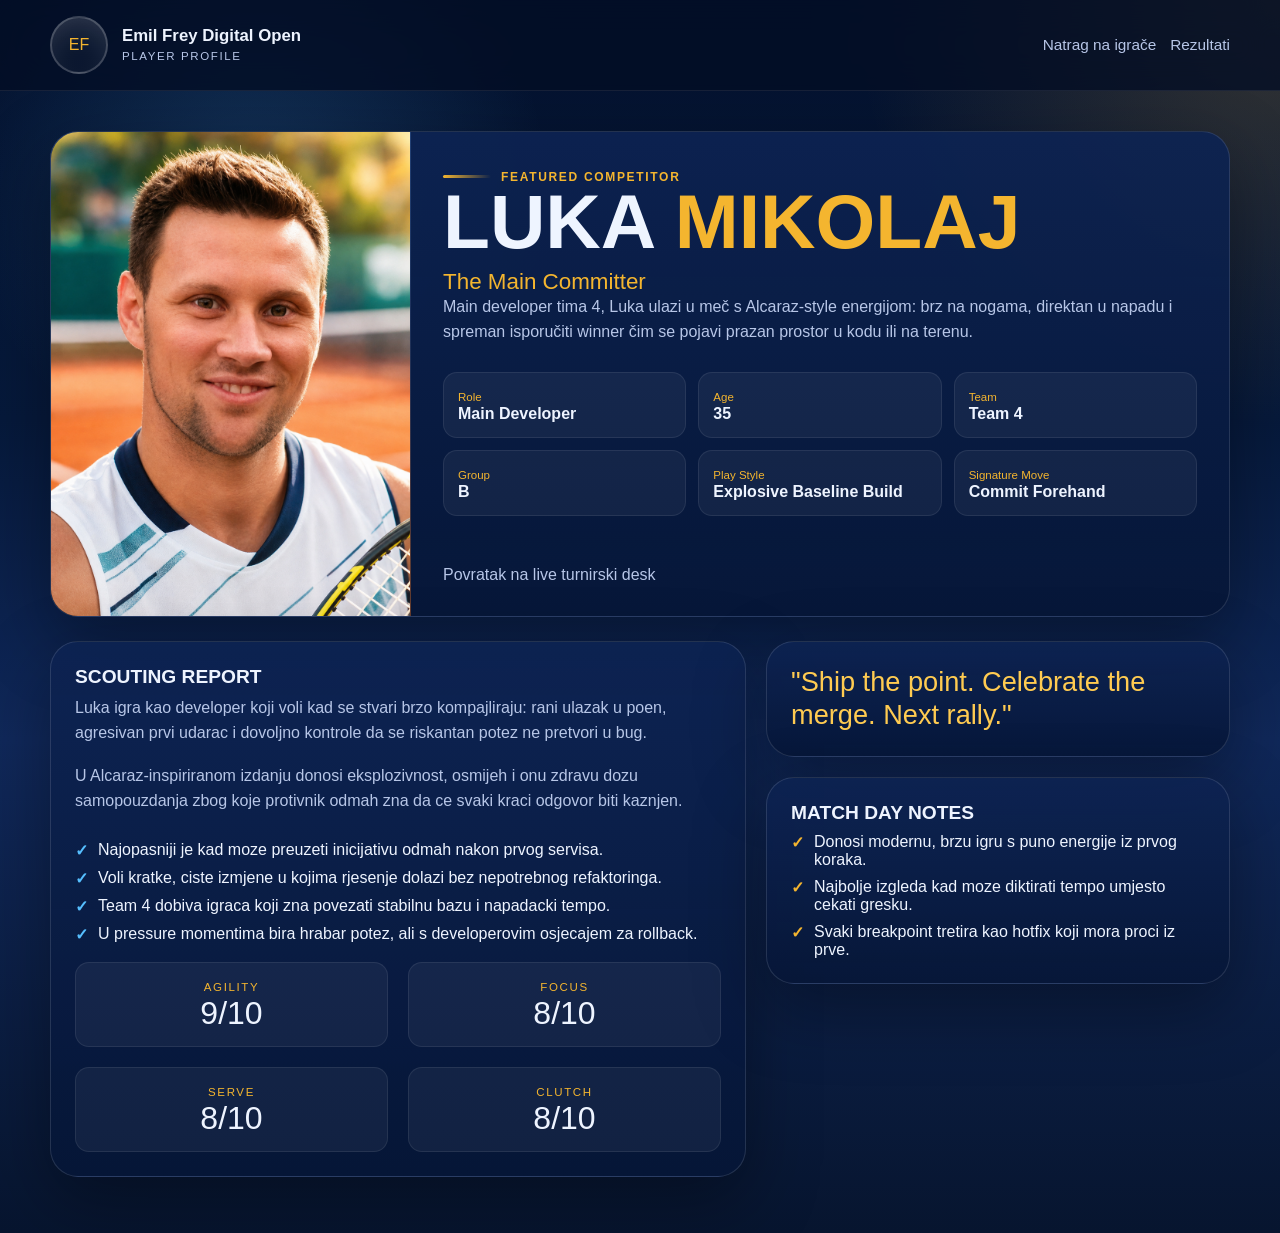
<file: players/player-05.html>
<!DOCTYPE html>
<html lang="hr">
<head>
  <meta charset="UTF-8">
  <meta name="viewport" content="width=device-width, initial-scale=1.0">
  <title>Luka Mikolaj | Emil Frey Digital Open 2026</title>
  <meta name="description" content="ATP-style profilna stranica za Luka Mikolaj na Emil Frey Digital Open 2026.">
  <link rel="stylesheet" href="../css/styles.css">
</head>
<body>
  <div class="page-shell">
    <nav class="site-nav">
      <div class="container">
        <a class="brand" href="../index.html">
          <div class="brand-mark">EF</div>
          <div class="brand-copy">
            <strong>Emil Frey Digital Open</strong>
            <small>Player Profile</small>
          </div>
        </a>
        <div class="nav-links">
          <a href="../igraci.html">Natrag na igrače</a>
          <a href="../rezultati.html">Rezultati</a>
        </div>
      </div>
    </nav>

    <main class="player-page">
      <div class="container">
        <section class="player-hero">
          <div class="player-hero-grid">
            <div class="player-hero-visual">
              <img src="../assets/luka-mikolaj-profile.png" alt="Branded portrait ilustracija za Luka Mikolaj">
            </div>
            <div class="player-hero-content">
              <span class="section-kicker">Featured Competitor</span>
              <h1 class="player-hero-name">Luka <span class="accent">Mikolaj</span></h1>
              <div class="player-hero-tag">The Main Committer</div>
              <p class="player-summary">
                Main developer tima 4, Luka ulazi u meč s Alcaraz-style energijom: brz na nogama, direktan u napadu i spreman isporučiti winner čim se pojavi prazan prostor u kodu ili na terenu.
              </p>
              <ul class="player-attributes">
                <li><span class="mini-label">Role</span><strong>Main Developer</strong></li>
                <li><span class="mini-label">Age</span><strong>35</strong></li>
                <li><span class="mini-label">Team</span><strong>Team 4</strong></li>
                <li><span class="mini-label">Group</span><strong>B</strong></li>
                <li><span class="mini-label">Play Style</span><strong>Explosive Baseline Build</strong></li>
                <li><span class="mini-label">Signature Move</span><strong>Commit Forehand</strong></li>
              </ul>
              <a class="player-footer-link" href="../rezultati.html">Povratak na live turnirski desk</a>
            </div>
          </div>
        </section>

        <div class="player-detail-grid">
          <section class="player-detail-card">
            <h2 class="player-section-title">Scouting Report</h2>
            <div class="player-detail-copy">
              <p>
                Luka igra kao developer koji voli kad se stvari brzo kompajliraju: rani ulazak u poen, agresivan prvi udarac i dovoljno kontrole da se riskantan potez ne pretvori u bug.
              </p>
              <p>
                U Alcaraz-inspiriranom izdanju donosi eksplozivnost, osmijeh i onu zdravu dozu samopouzdanja zbog koje protivnik odmah zna da ce svaki kraci odgovor biti kaznjen.
              </p>
              <ul class="player-style-list">
                <li>Najopasniji je kad moze preuzeti inicijativu odmah nakon prvog servisa.</li>
                <li>Voli kratke, ciste izmjene u kojima rjesenje dolazi bez nepotrebnog refaktoringa.</li>
                <li>Team 4 dobiva igraca koji zna povezati stabilnu bazu i napadacki tempo.</li>
                <li>U pressure momentima bira hrabar potez, ali s developerovim osjecajem za rollback.</li>
              </ul>
            </div>
            <div class="player-stats-grid">
              <div class="stat-card"><span class="stat-label">Agility</span><span class="stat-value">9/10</span></div>
              <div class="stat-card"><span class="stat-label">Focus</span><span class="stat-value">8/10</span></div>
              <div class="stat-card"><span class="stat-label">Serve</span><span class="stat-value">8/10</span></div>
              <div class="stat-card"><span class="stat-label">Clutch</span><span class="stat-value">8/10</span></div>
            </div>
          </section>

          <aside>
            <div class="quote-card">"Ship the point. Celebrate the merge. Next rally."</div>
            <section class="player-detail-card" style="margin-top: 20px;">
              <h2 class="player-section-title">Match Day Notes</h2>
              <ul class="feature-list">
                <li>Donosi modernu, brzu igru s puno energije iz prvog koraka.</li>
                <li>Najbolje izgleda kad moze diktirati tempo umjesto cekati gresku.</li>
                <li>Svaki breakpoint tretira kao hotfix koji mora proci iz prve.</li>
              </ul>
            </section>
          </aside>
        </div>
      </div>
    </main>

    <script src="../js/app.js"></script>
  </div>
</body>
</html>
</file>
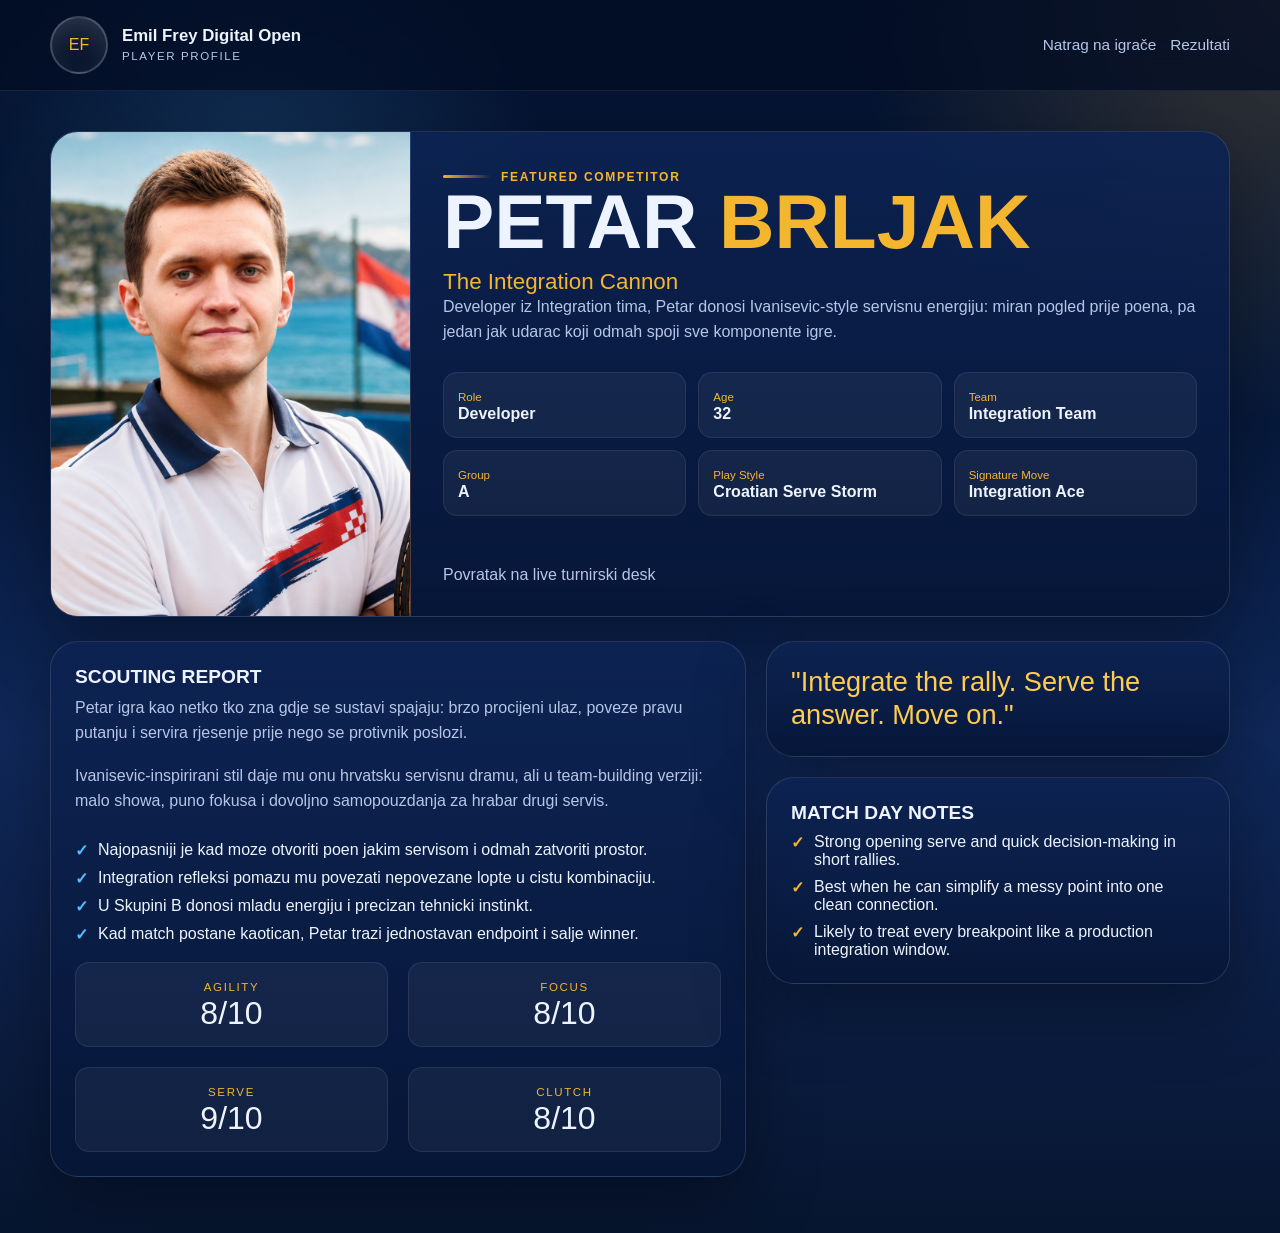
<file: players/player-06.html>
<!DOCTYPE html>
<html lang="hr">
<head>
  <meta charset="UTF-8">
  <meta name="viewport" content="width=device-width, initial-scale=1.0">
  <title>Petar Brljak | Emil Frey Digital Open 2026</title>
  <meta name="description" content="ATP-style profilna stranica za Petar Brljak na Emil Frey Digital Open 2026.">
  <link rel="stylesheet" href="../css/styles.css">
</head>
<body>
  <div class="page-shell">
    <nav class="site-nav">
      <div class="container">
        <a class="brand" href="../index.html">
          <div class="brand-mark">EF</div>
          <div class="brand-copy">
            <strong>Emil Frey Digital Open</strong>
            <small>Player Profile</small>
          </div>
        </a>
        <div class="nav-links">
          <a href="../igraci.html">Natrag na igrače</a>
          <a href="../rezultati.html">Rezultati</a>
        </div>
      </div>
    </nav>

    <main class="player-page">
      <div class="container">
        <section class="player-hero">
          <div class="player-hero-grid">
            <div class="player-hero-visual">
              <img src="../assets/parat-brljak-profile.png" alt="Branded portrait ilustracija za Petar Brljak">
            </div>
            <div class="player-hero-content">
              <span class="section-kicker">Featured Competitor</span>
              <h1 class="player-hero-name">Petar <span class="accent">Brljak</span></h1>
              <div class="player-hero-tag">The Integration Cannon</div>
              <p class="player-summary">
                Developer iz Integration tima, Petar donosi Ivanisevic-style servisnu energiju: miran pogled prije poena, pa jedan jak udarac koji odmah spoji sve komponente igre.
              </p>
              <ul class="player-attributes">
                <li><span class="mini-label">Role</span><strong>Developer</strong></li>
                <li><span class="mini-label">Age</span><strong>32</strong></li>
                <li><span class="mini-label">Team</span><strong>Integration Team</strong></li>
                <li><span class="mini-label">Group</span><strong>A</strong></li>
                <li><span class="mini-label">Play Style</span><strong>Croatian Serve Storm</strong></li>
                <li><span class="mini-label">Signature Move</span><strong>Integration Ace</strong></li>
              </ul>
              <a class="player-footer-link" href="../rezultati.html">Povratak na live turnirski desk</a>
            </div>
          </div>
        </section>

        <div class="player-detail-grid">
          <section class="player-detail-card">
            <h2 class="player-section-title">Scouting Report</h2>
            <div class="player-detail-copy">
              <p>
                Petar igra kao netko tko zna gdje se sustavi spajaju: brzo procijeni ulaz, poveze pravu putanju i servira rjesenje prije nego se protivnik poslozi.
              </p>
              <p>
                Ivanisevic-inspirirani stil daje mu onu hrvatsku servisnu dramu, ali u team-building verziji: malo showa, puno fokusa i dovoljno samopouzdanja za hrabar drugi servis.
              </p>
              <ul class="player-style-list">
                <li>Najopasniji je kad moze otvoriti poen jakim servisom i odmah zatvoriti prostor.</li>
                <li>Integration refleksi pomazu mu povezati nepovezane lopte u cistu kombinaciju.</li>
                <li>U Skupini B donosi mladu energiju i precizan tehnicki instinkt.</li>
                <li>Kad match postane kaotican, Petar trazi jednostavan endpoint i salje winner.</li>
              </ul>
            </div>
            <div class="player-stats-grid">
              <div class="stat-card"><span class="stat-label">Agility</span><span class="stat-value">8/10</span></div>
              <div class="stat-card"><span class="stat-label">Focus</span><span class="stat-value">8/10</span></div>
              <div class="stat-card"><span class="stat-label">Serve</span><span class="stat-value">9/10</span></div>
              <div class="stat-card"><span class="stat-label">Clutch</span><span class="stat-value">8/10</span></div>
            </div>
          </section>

          <aside>
            <div class="quote-card">"Integrate the rally. Serve the answer. Move on."</div>
            <section class="player-detail-card" style="margin-top: 20px;">
              <h2 class="player-section-title">Match Day Notes</h2>
              <ul class="feature-list">
                <li>Strong opening serve and quick decision-making in short rallies.</li>
                <li>Best when he can simplify a messy point into one clean connection.</li>
                <li>Likely to treat every breakpoint like a production integration window.</li>
              </ul>
            </section>
          </aside>
        </div>
      </div>
    </main>

    <script src="../js/app.js"></script>
  </div>
</body>
</html>
</file>
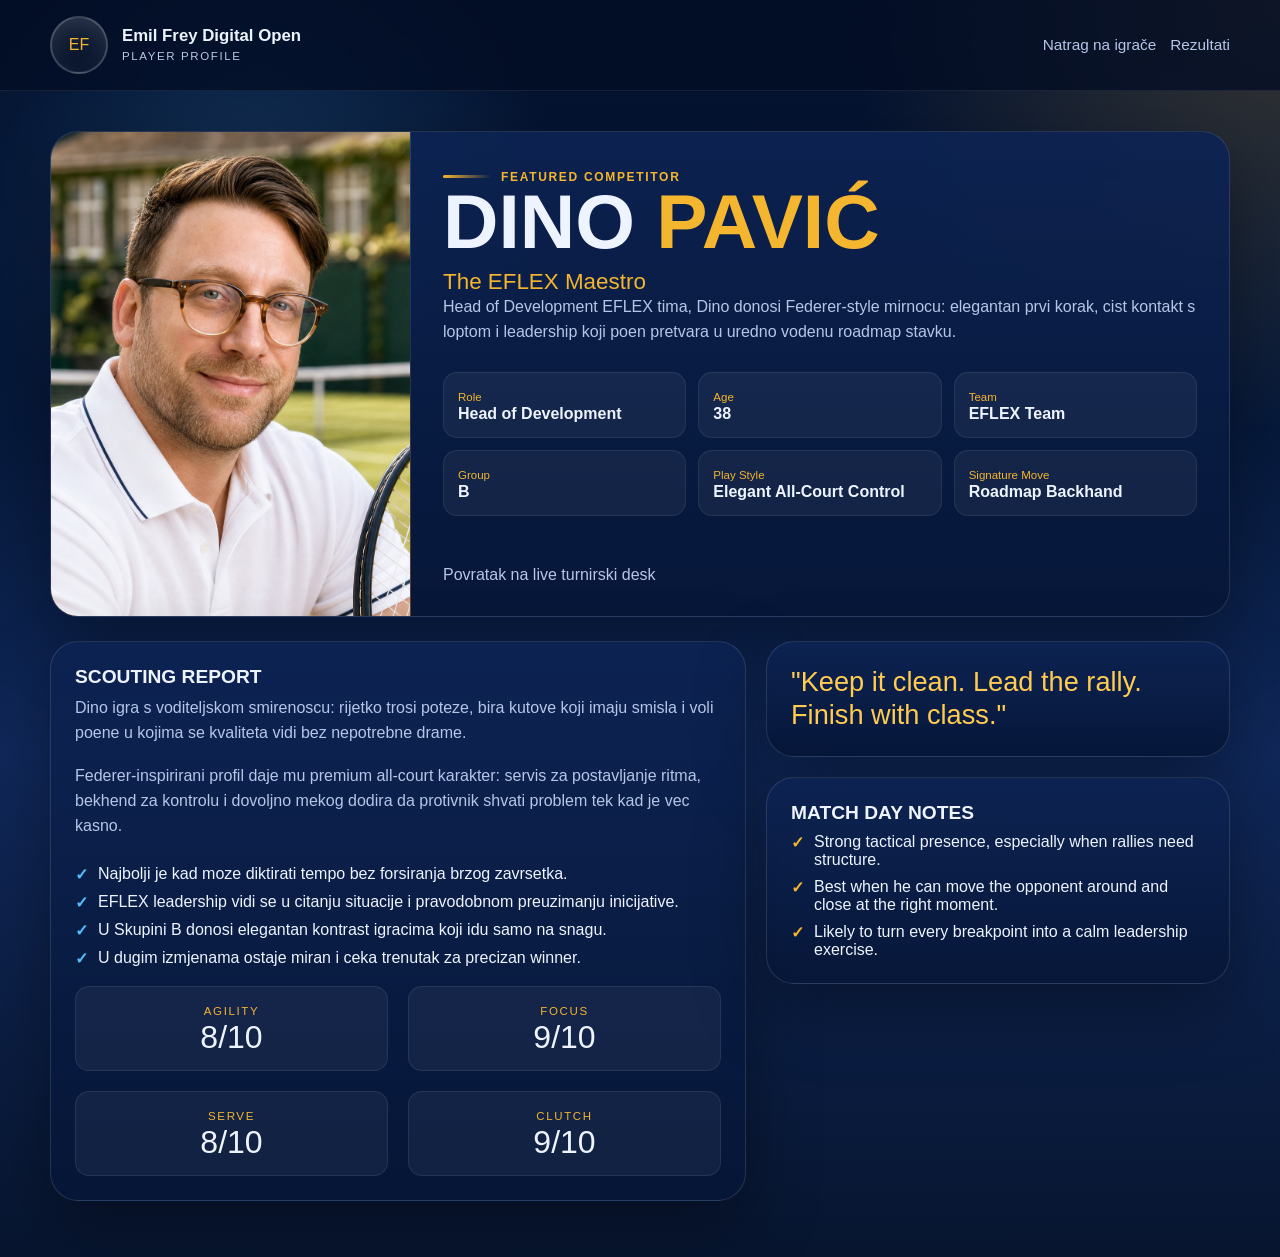
<file: players/player-07.html>
<!DOCTYPE html>
<html lang="hr">
<head>
  <meta charset="UTF-8">
  <meta name="viewport" content="width=device-width, initial-scale=1.0">
  <title>Dino Pavić | Emil Frey Digital Open 2026</title>
  <meta name="description" content="ATP-style profilna stranica za Dino Pavić na Emil Frey Digital Open 2026.">
  <link rel="stylesheet" href="../css/styles.css">
</head>
<body>
  <div class="page-shell">
    <nav class="site-nav">
      <div class="container">
        <a class="brand" href="../index.html">
          <div class="brand-mark">EF</div>
          <div class="brand-copy">
            <strong>Emil Frey Digital Open</strong>
            <small>Player Profile</small>
          </div>
        </a>
        <div class="nav-links">
          <a href="../igraci.html">Natrag na igrače</a>
          <a href="../rezultati.html">Rezultati</a>
        </div>
      </div>
    </nav>

    <main class="player-page">
      <div class="container">
        <section class="player-hero">
          <div class="player-hero-grid">
            <div class="player-hero-visual">
              <img src="../assets/dino-pavic-profile.png" alt="Branded portrait ilustracija za Dino Pavić">
            </div>
            <div class="player-hero-content">
              <span class="section-kicker">Featured Competitor</span>
              <h1 class="player-hero-name">Dino <span class="accent">Pavić</span></h1>
              <div class="player-hero-tag">The EFLEX Maestro</div>
              <p class="player-summary">
                Head of Development EFLEX tima, Dino donosi Federer-style mirnocu: elegantan prvi korak, cist kontakt s loptom i leadership koji poen pretvara u uredno vodenu roadmap stavku.
              </p>
              <ul class="player-attributes">
                <li><span class="mini-label">Role</span><strong>Head of Development</strong></li>
                <li><span class="mini-label">Age</span><strong>38</strong></li>
                <li><span class="mini-label">Team</span><strong>EFLEX Team</strong></li>
                <li><span class="mini-label">Group</span><strong>B</strong></li>
                <li><span class="mini-label">Play Style</span><strong>Elegant All-Court Control</strong></li>
                <li><span class="mini-label">Signature Move</span><strong>Roadmap Backhand</strong></li>
              </ul>
              <a class="player-footer-link" href="../rezultati.html">Povratak na live turnirski desk</a>
            </div>
          </div>
        </section>

        <div class="player-detail-grid">
          <section class="player-detail-card">
            <h2 class="player-section-title">Scouting Report</h2>
            <div class="player-detail-copy">
              <p>
                Dino igra s voditeljskom smirenoscu: rijetko trosi poteze, bira kutove koji imaju smisla i voli poene u kojima se kvaliteta vidi bez nepotrebne drame.
              </p>
              <p>
                Federer-inspirirani profil daje mu premium all-court karakter: servis za postavljanje ritma, bekhend za kontrolu i dovoljno mekog dodira da protivnik shvati problem tek kad je vec kasno.
              </p>
              <ul class="player-style-list">
                <li>Najbolji je kad moze diktirati tempo bez forsiranja brzog zavrsetka.</li>
                <li>EFLEX leadership vidi se u citanju situacije i pravodobnom preuzimanju inicijative.</li>
                <li>U Skupini B donosi elegantan kontrast igracima koji idu samo na snagu.</li>
                <li>U dugim izmjenama ostaje miran i ceka trenutak za precizan winner.</li>
              </ul>
            </div>
            <div class="player-stats-grid">
              <div class="stat-card"><span class="stat-label">Agility</span><span class="stat-value">8/10</span></div>
              <div class="stat-card"><span class="stat-label">Focus</span><span class="stat-value">9/10</span></div>
              <div class="stat-card"><span class="stat-label">Serve</span><span class="stat-value">8/10</span></div>
              <div class="stat-card"><span class="stat-label">Clutch</span><span class="stat-value">9/10</span></div>
            </div>
          </section>

          <aside>
            <div class="quote-card">"Keep it clean. Lead the rally. Finish with class."</div>
            <section class="player-detail-card" style="margin-top: 20px;">
              <h2 class="player-section-title">Match Day Notes</h2>
              <ul class="feature-list">
                <li>Strong tactical presence, especially when rallies need structure.</li>
                <li>Best when he can move the opponent around and close at the right moment.</li>
                <li>Likely to turn every breakpoint into a calm leadership exercise.</li>
              </ul>
            </section>
          </aside>
        </div>
      </div>
    </main>

    <script src="../js/app.js"></script>
  </div>
</body>
</html>
</file>
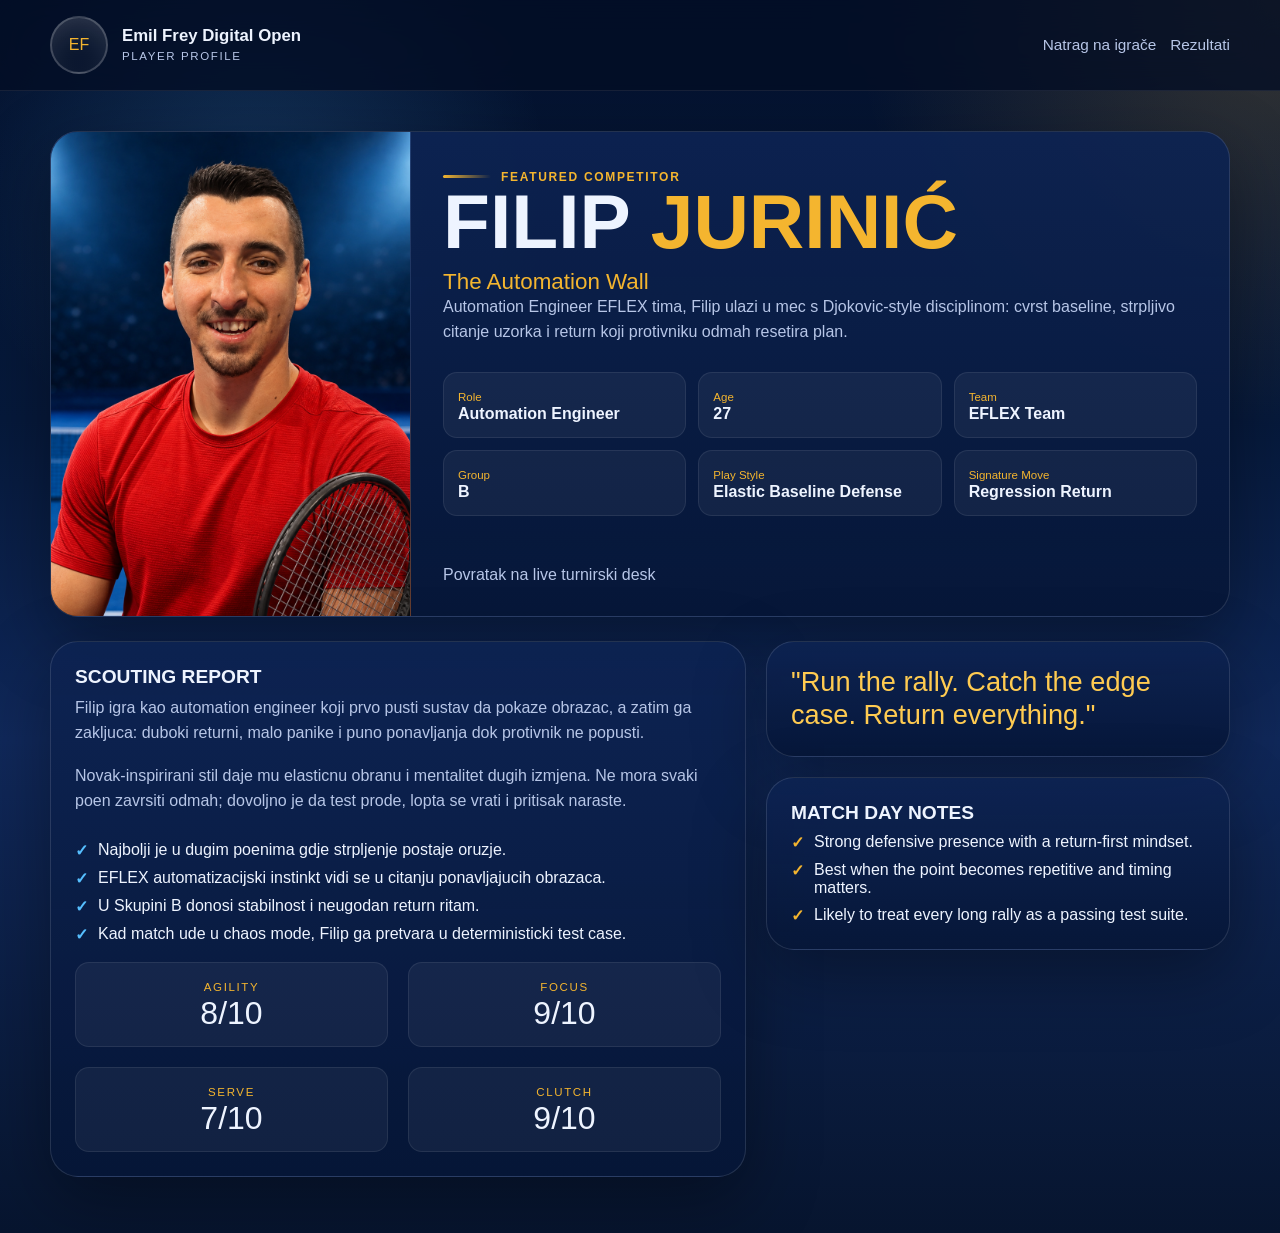
<file: players/player-08.html>
<!DOCTYPE html>
<html lang="hr">
<head>
  <meta charset="UTF-8">
  <meta name="viewport" content="width=device-width, initial-scale=1.0">
  <title>Filip Jurinić | Emil Frey Digital Open 2026</title>
  <meta name="description" content="ATP-style profilna stranica za Filip Jurinić na Emil Frey Digital Open 2026.">
  <link rel="stylesheet" href="../css/styles.css">
</head>
<body>
  <div class="page-shell">
    <nav class="site-nav">
      <div class="container">
        <a class="brand" href="../index.html">
          <div class="brand-mark">EF</div>
          <div class="brand-copy">
            <strong>Emil Frey Digital Open</strong>
            <small>Player Profile</small>
          </div>
        </a>
        <div class="nav-links">
          <a href="../igraci.html">Natrag na igrače</a>
          <a href="../rezultati.html">Rezultati</a>
        </div>
      </div>
    </nav>

    <main class="player-page">
      <div class="container">
        <section class="player-hero">
          <div class="player-hero-grid">
            <div class="player-hero-visual">
              <img src="../assets/filip-jurinic-profile.png" alt="Branded portrait ilustracija za Filip Jurinić">
            </div>
            <div class="player-hero-content">
              <span class="section-kicker">Featured Competitor</span>
              <h1 class="player-hero-name">Filip <span class="accent">Jurinić</span></h1>
              <div class="player-hero-tag">The Automation Wall</div>
              <p class="player-summary">
                Automation Engineer EFLEX tima, Filip ulazi u mec s Djokovic-style disciplinom: cvrst baseline, strpljivo citanje uzorka i return koji protivniku odmah resetira plan.
              </p>
              <ul class="player-attributes">
                <li><span class="mini-label">Role</span><strong>Automation Engineer</strong></li>
                <li><span class="mini-label">Age</span><strong>27</strong></li>
                <li><span class="mini-label">Team</span><strong>EFLEX Team</strong></li>
                <li><span class="mini-label">Group</span><strong>B</strong></li>
                <li><span class="mini-label">Play Style</span><strong>Elastic Baseline Defense</strong></li>
                <li><span class="mini-label">Signature Move</span><strong>Regression Return</strong></li>
              </ul>
              <a class="player-footer-link" href="../rezultati.html">Povratak na live turnirski desk</a>
            </div>
          </div>
        </section>

        <div class="player-detail-grid">
          <section class="player-detail-card">
            <h2 class="player-section-title">Scouting Report</h2>
            <div class="player-detail-copy">
              <p>
                Filip igra kao automation engineer koji prvo pusti sustav da pokaze obrazac, a zatim ga zakljuca: duboki returni, malo panike i puno ponavljanja dok protivnik ne popusti.
              </p>
              <p>
                Novak-inspirirani stil daje mu elasticnu obranu i mentalitet dugih izmjena. Ne mora svaki poen zavrsiti odmah; dovoljno je da test prode, lopta se vrati i pritisak naraste.
              </p>
              <ul class="player-style-list">
                <li>Najbolji je u dugim poenima gdje strpljenje postaje oruzje.</li>
                <li>EFLEX automatizacijski instinkt vidi se u citanju ponavljajucih obrazaca.</li>
                <li>U Skupini B donosi stabilnost i neugodan return ritam.</li>
                <li>Kad match ude u chaos mode, Filip ga pretvara u deterministicki test case.</li>
              </ul>
            </div>
            <div class="player-stats-grid">
              <div class="stat-card"><span class="stat-label">Agility</span><span class="stat-value">8/10</span></div>
              <div class="stat-card"><span class="stat-label">Focus</span><span class="stat-value">9/10</span></div>
              <div class="stat-card"><span class="stat-label">Serve</span><span class="stat-value">7/10</span></div>
              <div class="stat-card"><span class="stat-label">Clutch</span><span class="stat-value">9/10</span></div>
            </div>
          </section>

          <aside>
            <div class="quote-card">"Run the rally. Catch the edge case. Return everything."</div>
            <section class="player-detail-card" style="margin-top: 20px;">
              <h2 class="player-section-title">Match Day Notes</h2>
              <ul class="feature-list">
                <li>Strong defensive presence with a return-first mindset.</li>
                <li>Best when the point becomes repetitive and timing matters.</li>
                <li>Likely to treat every long rally as a passing test suite.</li>
              </ul>
            </section>
          </aside>
        </div>
      </div>
    </main>

    <script src="../js/app.js"></script>
  </div>
</body>
</html>
</file>
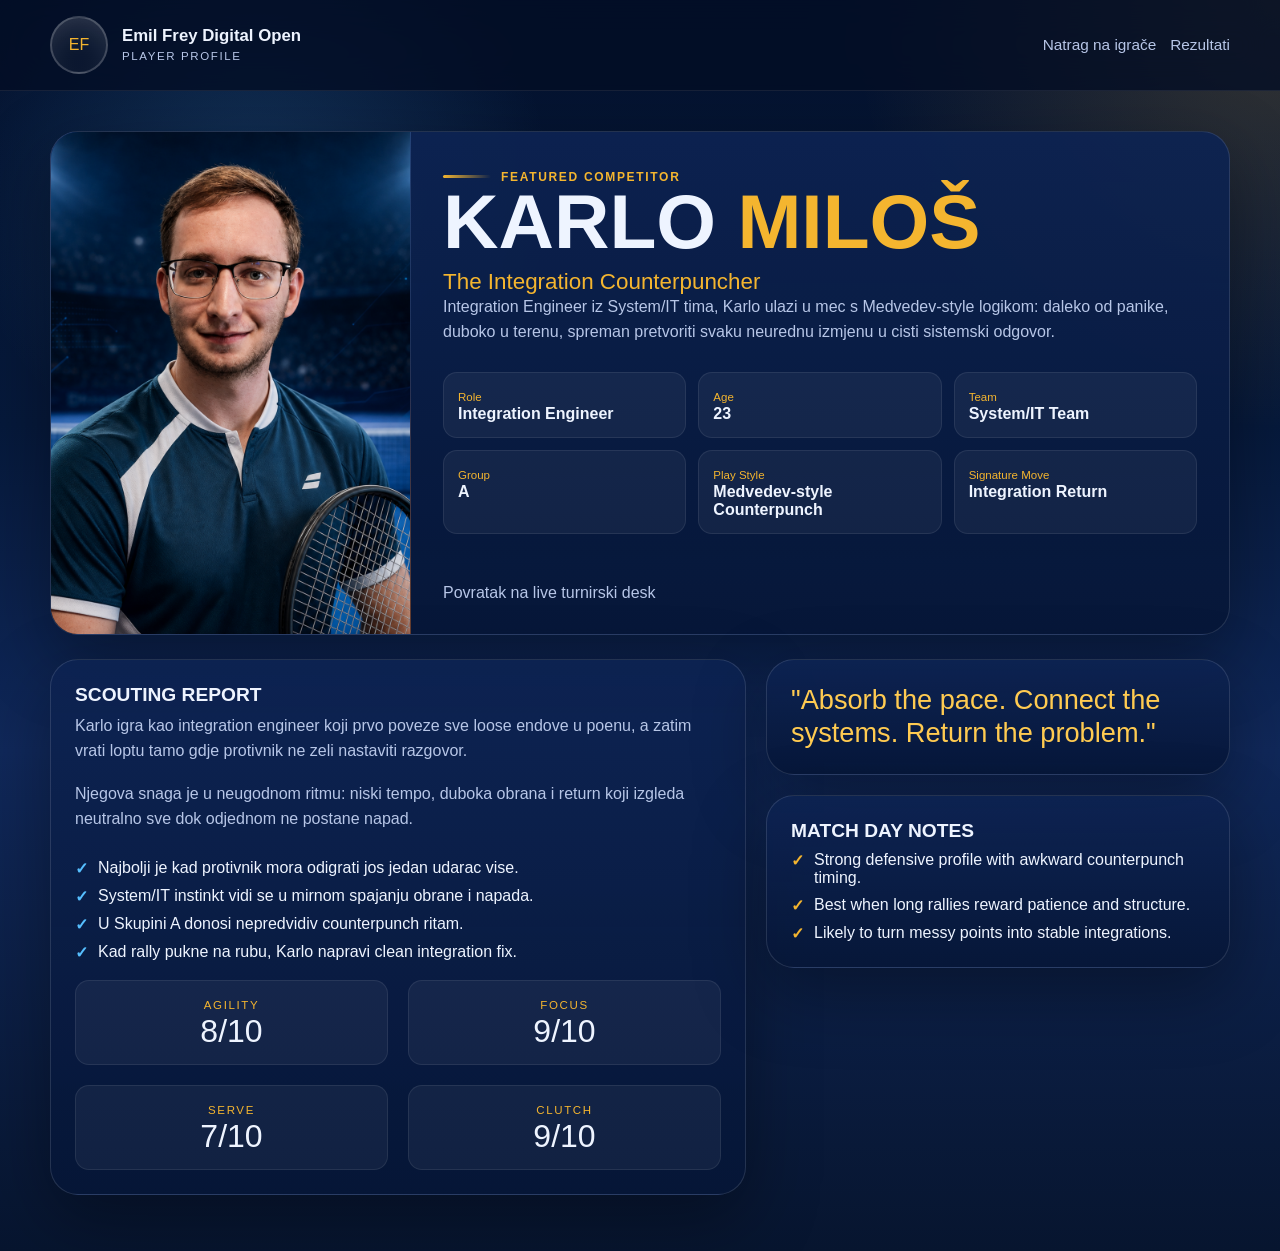
<file: players/player-09.html>
<!DOCTYPE html>
<html lang="hr">
<head>
  <meta charset="UTF-8">
  <meta name="viewport" content="width=device-width, initial-scale=1.0">
  <title>Karlo Miloš | Emil Frey Digital Open 2026</title>
  <meta name="description" content="ATP-style profilna stranica za Karlo Miloš na Emil Frey Digital Open 2026.">
  <link rel="stylesheet" href="../css/styles.css">
</head>
<body>
  <div class="page-shell">
    <nav class="site-nav">
      <div class="container">
        <a class="brand" href="../index.html">
          <div class="brand-mark">EF</div>
          <div class="brand-copy">
            <strong>Emil Frey Digital Open</strong>
            <small>Player Profile</small>
          </div>
        </a>
        <div class="nav-links">
          <a href="../igraci.html">Natrag na igrače</a>
          <a href="../rezultati.html">Rezultati</a>
        </div>
      </div>
    </nav>

    <main class="player-page">
      <div class="container">
        <section class="player-hero">
          <div class="player-hero-grid">
            <div class="player-hero-visual">
              <img src="../assets/karlo-milos-profile.png" alt="Branded portrait ilustracija za Karlo Miloš">
            </div>
            <div class="player-hero-content">
              <span class="section-kicker">Featured Competitor</span>
              <h1 class="player-hero-name">Karlo <span class="accent">Miloš</span></h1>
              <div class="player-hero-tag">The Integration Counterpuncher</div>
              <p class="player-summary">
                Integration Engineer iz System/IT tima, Karlo ulazi u mec s Medvedev-style logikom: daleko od panike, duboko u terenu, spreman pretvoriti svaku neurednu izmjenu u cisti sistemski odgovor.
              </p>
              <ul class="player-attributes">
                <li><span class="mini-label">Role</span><strong>Integration Engineer</strong></li>
                <li><span class="mini-label">Age</span><strong>23</strong></li>
                <li><span class="mini-label">Team</span><strong>System/IT Team</strong></li>
                <li><span class="mini-label">Group</span><strong>A</strong></li>
                <li><span class="mini-label">Play Style</span><strong>Medvedev-style Counterpunch</strong></li>
                <li><span class="mini-label">Signature Move</span><strong>Integration Return</strong></li>
              </ul>
              <a class="player-footer-link" href="../rezultati.html">Povratak na live turnirski desk</a>
            </div>
          </div>
        </section>

        <div class="player-detail-grid">
          <section class="player-detail-card">
            <h2 class="player-section-title">Scouting Report</h2>
            <div class="player-detail-copy">
              <p>
                Karlo igra kao integration engineer koji prvo poveze sve loose endove u poenu, a zatim vrati loptu tamo gdje protivnik ne zeli nastaviti razgovor.
              </p>
              <p>
                Njegova snaga je u neugodnom ritmu: niski tempo, duboka obrana i return koji izgleda neutralno sve dok odjednom ne postane napad.
              </p>
              <ul class="player-style-list">
                <li>Najbolji je kad protivnik mora odigrati jos jedan udarac vise.</li>
                <li>System/IT instinkt vidi se u mirnom spajanju obrane i napada.</li>
                <li>U Skupini A donosi nepredvidiv counterpunch ritam.</li>
                <li>Kad rally pukne na rubu, Karlo napravi clean integration fix.</li>
              </ul>
            </div>
            <div class="player-stats-grid">
              <div class="stat-card"><span class="stat-label">Agility</span><span class="stat-value">8/10</span></div>
              <div class="stat-card"><span class="stat-label">Focus</span><span class="stat-value">9/10</span></div>
              <div class="stat-card"><span class="stat-label">Serve</span><span class="stat-value">7/10</span></div>
              <div class="stat-card"><span class="stat-label">Clutch</span><span class="stat-value">9/10</span></div>
            </div>
          </section>

          <aside>
            <div class="quote-card">"Absorb the pace. Connect the systems. Return the problem."</div>
            <section class="player-detail-card" style="margin-top: 20px;">
              <h2 class="player-section-title">Match Day Notes</h2>
              <ul class="feature-list">
                <li>Strong defensive profile with awkward counterpunch timing.</li>
                <li>Best when long rallies reward patience and structure.</li>
                <li>Likely to turn messy points into stable integrations.</li>
              </ul>
            </section>
          </aside>
        </div>
      </div>
    </main>

    <script src="../js/app.js"></script>
  </div>
</body>
</html>
</file>
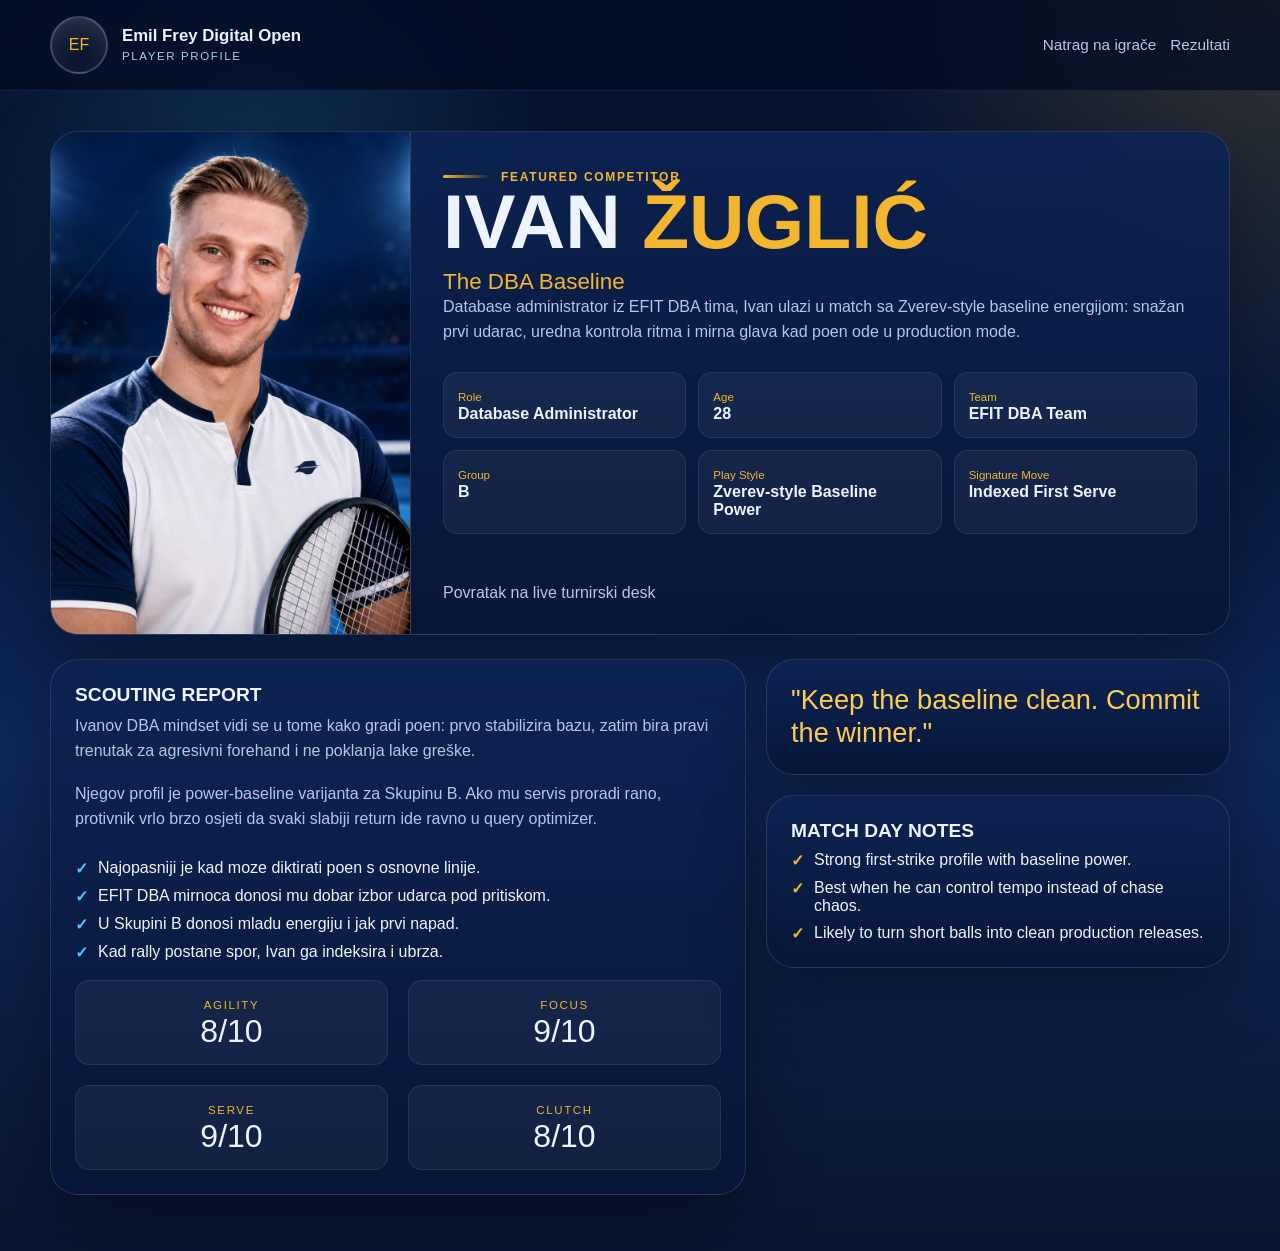
<file: players/player-10.html>
<!DOCTYPE html>
<html lang="hr">
<head>
  <meta charset="UTF-8">
  <meta name="viewport" content="width=device-width, initial-scale=1.0">
  <title>Ivan Žuglić | Emil Frey Digital Open 2026</title>
  <meta name="description" content="ATP-style profilna stranica za Ivan Žuglić na Emil Frey Digital Open 2026.">
  <link rel="stylesheet" href="../css/styles.css">
</head>
<body>
  <div class="page-shell">
    <nav class="site-nav">
      <div class="container">
        <a class="brand" href="../index.html">
          <div class="brand-mark">EF</div>
          <div class="brand-copy">
            <strong>Emil Frey Digital Open</strong>
            <small>Player Profile</small>
          </div>
        </a>
        <div class="nav-links">
          <a href="../igraci.html">Natrag na igrače</a>
          <a href="../rezultati.html">Rezultati</a>
        </div>
      </div>
    </nav>

    <main class="player-page">
      <div class="container">
        <section class="player-hero">
          <div class="player-hero-grid">
            <div class="player-hero-visual">
              <img src="../assets/ivan-zuglic-profile.png" alt="Branded portrait ilustracija za Ivan Žuglić">
            </div>
            <div class="player-hero-content">
              <span class="section-kicker">Featured Competitor</span>
              <h1 class="player-hero-name">Ivan <span class="accent">Žuglić</span></h1>
              <div class="player-hero-tag">The DBA Baseline</div>
              <p class="player-summary">
                Database administrator iz EFIT DBA tima, Ivan ulazi u match sa Zverev-style baseline energijom: snažan prvi udarac, uredna kontrola ritma i mirna glava kad poen ode u production mode.
              </p>
              <ul class="player-attributes">
                <li><span class="mini-label">Role</span><strong>Database Administrator</strong></li>
                <li><span class="mini-label">Age</span><strong>28</strong></li>
                <li><span class="mini-label">Team</span><strong>EFIT DBA Team</strong></li>
                <li><span class="mini-label">Group</span><strong>B</strong></li>
                <li><span class="mini-label">Play Style</span><strong>Zverev-style Baseline Power</strong></li>
                <li><span class="mini-label">Signature Move</span><strong>Indexed First Serve</strong></li>
              </ul>
              <a class="player-footer-link" href="../rezultati.html">Povratak na live turnirski desk</a>
            </div>
          </div>
        </section>

        <div class="player-detail-grid">
          <section class="player-detail-card">
            <h2 class="player-section-title">Scouting Report</h2>
            <div class="player-detail-copy">
              <p>
                Ivanov DBA mindset vidi se u tome kako gradi poen: prvo stabilizira bazu, zatim bira pravi trenutak za agresivni forehand i ne poklanja lake greške.
              </p>
              <p>
                Njegov profil je power-baseline varijanta za Skupinu B. Ako mu servis proradi rano, protivnik vrlo brzo osjeti da svaki slabiji return ide ravno u query optimizer.
              </p>
              <ul class="player-style-list">
                <li>Najopasniji je kad moze diktirati poen s osnovne linije.</li>
                <li>EFIT DBA mirnoca donosi mu dobar izbor udarca pod pritiskom.</li>
                <li>U Skupini B donosi mladu energiju i jak prvi napad.</li>
                <li>Kad rally postane spor, Ivan ga indeksira i ubrza.</li>
              </ul>
            </div>
            <div class="player-stats-grid">
              <div class="stat-card"><span class="stat-label">Agility</span><span class="stat-value">8/10</span></div>
              <div class="stat-card"><span class="stat-label">Focus</span><span class="stat-value">9/10</span></div>
              <div class="stat-card"><span class="stat-label">Serve</span><span class="stat-value">9/10</span></div>
              <div class="stat-card"><span class="stat-label">Clutch</span><span class="stat-value">8/10</span></div>
            </div>
          </section>

          <aside>
            <div class="quote-card">"Keep the baseline clean. Commit the winner."</div>
            <section class="player-detail-card" style="margin-top: 20px;">
              <h2 class="player-section-title">Match Day Notes</h2>
              <ul class="feature-list">
                <li>Strong first-strike profile with baseline power.</li>
                <li>Best when he can control tempo instead of chase chaos.</li>
                <li>Likely to turn short balls into clean production releases.</li>
              </ul>
            </section>
          </aside>
        </div>
      </div>
    </main>

    <script src="../js/app.js"></script>
  </div>
</body>
</html>
</file>
<file: css/styles.css>
:root {
  --bg: #04122e;
  --bg-deep: #071b44;
  --panel: rgba(7, 24, 60, 0.8);
  --panel-solid: #0c214f;
  --line: rgba(255, 255, 255, 0.12);
  --text: #eef4ff;
  --muted: #b7c6e7;
  --gold: #f4b52f;
  --gold-strong: #ffcb51;
  --cyan: #56bfff;
  --orange: #d97425;
  --green: #7ddc74;
  --shadow: 0 24px 70px rgba(0, 0, 0, 0.34);
  --radius-xl: 28px;
  --radius-lg: 20px;
  --radius-md: 14px;
  --display: "Arial Black", "Impact", "Haettenschweiler", sans-serif;
  --body: "Trebuchet MS", "Segoe UI", sans-serif;
}

* {
  box-sizing: border-box;
}

html {
  scroll-behavior: smooth;
  overflow-x: hidden;
}

body {
  margin: 0;
  overflow-x: hidden;
  font-family: var(--body);
  color: var(--text);
  background:
    radial-gradient(circle at top right, rgba(248, 189, 63, 0.2), transparent 24%),
    radial-gradient(circle at 20% 15%, rgba(83, 182, 255, 0.18), transparent 20%),
    linear-gradient(180deg, #04122e 0%, #06193b 34%, #10285a 60%, #07152f 100%);
}

a {
  color: inherit;
  text-decoration: none;
}

img {
  display: block;
  max-width: 100%;
}

.page-shell {
  min-height: 100vh;
  width: 100%;
  max-width: 100vw;
  overflow-x: hidden;
}

.container {
  width: min(1180px, calc(100vw - 32px));
  max-width: calc(100vw - 32px);
  margin: 0 auto;
}

.site-nav {
  position: sticky;
  top: 0;
  z-index: 30;
  backdrop-filter: blur(18px);
  background: rgba(3, 14, 36, 0.78);
  border-bottom: 1px solid rgba(255, 255, 255, 0.08);
}

.site-nav .container {
  display: flex;
  align-items: center;
  justify-content: space-between;
  gap: 20px;
  padding: 16px 0;
}

.brand {
  display: flex;
  align-items: center;
  gap: 14px;
}

.brand-mark {
  width: 58px;
  height: 58px;
  border-radius: 50%;
  border: 2px solid rgba(255, 255, 255, 0.22);
  display: grid;
  place-items: center;
  font-family: var(--display);
  color: var(--gold);
  background: linear-gradient(180deg, rgba(255,255,255,0.1), rgba(255,255,255,0));
  box-shadow: inset 0 0 24px rgba(255,255,255,0.08);
}

.brand-copy small,
.section-kicker,
.meta-label,
.badge,
.input-label,
.stat-label,
.draw-label {
  letter-spacing: 0.14em;
  text-transform: uppercase;
}

.brand-copy strong {
  display: block;
  font-family: var(--display);
  font-size: 1.05rem;
}

.brand-copy small {
  color: var(--muted);
  font-size: 0.72rem;
}

.nav-links {
  display: flex;
  flex-wrap: wrap;
  gap: 14px;
  color: var(--muted);
  font-size: 0.96rem;
}

.hero {
  position: relative;
  padding: 48px 0 64px;
}

.hero::before {
  content: "";
  position: absolute;
  inset: 0;
  background:
    radial-gradient(circle at 80% 18%, rgba(255, 204, 90, 0.28), transparent 18%),
    linear-gradient(135deg, rgba(255, 255, 255, 0.04), transparent 35%);
  pointer-events: none;
}

.hero-grid {
  display: grid;
  grid-template-columns: 1.15fr 0.85fr;
  gap: 28px;
  align-items: stretch;
}

.hero-copy,
.hero-poster,
.panel,
.player-card,
.player-hero,
.match-card,
.standings-card,
.bracket-card,
.player-detail-card,
.quote-card {
  background: linear-gradient(180deg, rgba(13, 35, 82, 0.92), rgba(6, 22, 55, 0.9));
  border: 1px solid var(--line);
  border-radius: var(--radius-xl);
  box-shadow: var(--shadow);
}

.hero-copy {
  padding: 40px;
  position: relative;
  overflow: hidden;
}

.hero-copy::after {
  content: "";
  position: absolute;
  right: -80px;
  top: -70px;
  width: 220px;
  height: 220px;
  border-radius: 50%;
  background: radial-gradient(circle, rgba(245, 189, 54, 0.4), rgba(245, 189, 54, 0));
}

.section-kicker {
  display: inline-flex;
  align-items: center;
  gap: 10px;
  color: var(--gold);
  font-size: 0.75rem;
  font-weight: 700;
}

.section-kicker::before {
  content: "";
  width: 48px;
  height: 3px;
  border-radius: 999px;
  background: linear-gradient(90deg, var(--gold), rgba(255,255,255,0));
}

h1,
.hero-title,
.section-title,
.player-name,
.player-hero-name,
.player-page-title,
.stage-title {
  font-family: var(--display);
  line-height: 0.98;
  margin: 0;
  text-transform: uppercase;
}

.hero-title {
  margin-top: 18px;
  font-size: clamp(3rem, 8vw, 5.6rem);
  text-shadow: 0 6px 24px rgba(0,0,0,0.36);
}

.hero-title .accent,
.section-title .accent,
.player-hero-name .accent,
.player-page-title .accent {
  color: var(--gold);
}

.hero-copy p {
  max-width: 62ch;
  color: var(--muted);
  font-size: 1.08rem;
  line-height: 1.6;
}

.hero-meta {
  display: grid;
  grid-template-columns: repeat(3, minmax(0, 1fr));
  gap: 16px;
  margin: 28px 0;
}

.meta-card {
  padding: 16px;
  border-radius: var(--radius-md);
  background: rgba(255,255,255,0.06);
  border: 1px solid rgba(255,255,255,0.08);
}

.meta-label {
  display: block;
  color: var(--gold);
  font-size: 0.72rem;
  margin-bottom: 6px;
}

.meta-card strong {
  display: block;
  font-size: 1.08rem;
}

.meta-card span {
  display: block;
  color: var(--muted);
  margin-top: 4px;
}

.hero-actions {
  display: flex;
  flex-wrap: wrap;
  gap: 14px;
}

.button,
.ghost-button,
.save-button,
.reset-button {
  border: 0;
  border-radius: 999px;
  padding: 14px 22px;
  font-family: var(--body);
  font-weight: 700;
  cursor: pointer;
  transition: transform 0.18s ease, box-shadow 0.18s ease, background 0.18s ease;
}

.button,
.save-button {
  color: #09162f;
  background: linear-gradient(135deg, #ffda73, #f0a81b);
  box-shadow: 0 14px 32px rgba(244, 181, 47, 0.32);
}

.ghost-button,
.reset-button {
  color: var(--text);
  background: rgba(255,255,255,0.08);
  border: 1px solid rgba(255,255,255,0.1);
}

.button:hover,
.ghost-button:hover,
.save-button:hover,
.reset-button:hover,
.player-card:hover,
.player-link:hover {
  transform: translateY(-2px);
}

.hero-poster {
  position: relative;
  overflow: hidden;
  min-height: 100%;
}

.poster-frame {
  position: relative;
  display: flex;
  flex-direction: column;
  min-height: 100%;
  padding: 34px 30px;
  background:
    linear-gradient(180deg, rgba(2, 9, 24, 0.32), rgba(2, 9, 24, 0.06)),
    radial-gradient(circle at 22% 80%, rgba(220, 116, 37, 0.4), transparent 24%),
    linear-gradient(180deg, #08142f 0%, #12336c 42%, #1d4f8f 62%, #7a421d 100%);
}

.poster-frame::before {
  content: "";
  position: absolute;
  inset: 0;
  background:
    linear-gradient(180deg, rgba(255,255,255,0.08), transparent 25%),
    radial-gradient(circle at 76% 18%, rgba(255, 229, 142, 0.34), transparent 16%),
    radial-gradient(circle at 50% 102%, rgba(255, 154, 68, 0.6), transparent 30%);
  pointer-events: none;
}

.poster-head {
  position: relative;
  display: flex;
  align-items: center;
  justify-content: space-between;
  gap: 16px;
}

.poster-logo {
  display: inline-flex;
  align-items: center;
  gap: 14px;
}

.poster-logo .brand-mark {
  width: 68px;
  height: 68px;
}

.poster-tag {
  color: var(--muted);
  font-size: 0.95rem;
}

.poster-title {
  position: relative;
  margin: 34px 0 18px;
  font-family: var(--display);
  font-size: clamp(3rem, 7vw, 5rem);
  line-height: 0.92;
  text-transform: uppercase;
  text-shadow: 0 8px 30px rgba(0,0,0,0.4);
}

.poster-title span {
  display: block;
}

.poster-title .gold {
  color: var(--gold);
}

.poster-subtitle {
  position: relative;
  font-size: 1.1rem;
  letter-spacing: 0.09em;
  text-transform: uppercase;
}

.poster-info {
  position: relative;
  display: grid;
  gap: 12px;
  margin: 28px 0;
  max-width: 320px;
}

.poster-info-item {
  padding: 12px 14px;
  background: rgba(4, 17, 42, 0.56);
  border-radius: var(--radius-md);
  border: 1px solid rgba(255,255,255,0.08);
}

.poster-format {
  position: relative;
  margin-top: 26px;
  padding: 18px 18px 20px;
  max-width: 330px;
  background: rgba(7, 24, 61, 0.82);
  border-radius: 18px;
  border: 1px solid rgba(244, 181, 47, 0.25);
}

.poster-format h3,
.panel h3,
.stage-title {
  margin: 0 0 12px;
  font-family: var(--display);
  text-transform: uppercase;
  letter-spacing: 0.03em;
}

.poster-format ul,
.player-meta-list,
.player-attributes,
.rules-list,
.feature-list,
.player-style-list {
  margin: 0;
  padding: 0;
  list-style: none;
}

.poster-format li,
.rules-list li,
.feature-list li,
.player-style-list li {
  display: flex;
  gap: 10px;
  align-items: flex-start;
  margin-top: 9px;
}

.poster-format li::before,
.rules-list li::before,
.feature-list li::before,
.player-style-list li::before {
  content: "✓";
  color: var(--gold);
  font-weight: 700;
}

.poster-cta {
  position: relative;
  z-index: 1;
  margin-top: auto;
  padding-top: 24px;
  text-align: center;
  font-family: var(--display);
  font-size: 1.9rem;
  letter-spacing: 0.05em;
  text-transform: uppercase;
}

.poster-cta .gold {
  color: var(--gold);
}

.content-section {
  padding: 32px 0;
}

.section-head {
  display: flex;
  justify-content: space-between;
  align-items: end;
  gap: 20px;
  margin-bottom: 24px;
}

.section-head p {
  max-width: 56ch;
  color: var(--muted);
  line-height: 1.5;
}

.section-title {
  font-size: clamp(2rem, 5vw, 3.6rem);
}

.panel {
  padding: 24px;
}

.schedule-grid,
.cards-grid,
.player-detail-grid,
.player-stats-grid,
.footer-grid {
  display: grid;
  gap: 20px;
}

.player-role,
.group-title,
.player-section-title {
  font-family: var(--display);
  text-transform: uppercase;
  margin: 0 0 8px;
}

.standings-note,
.group-note,
.footer-note,
.player-summary,
.player-detail-copy p,
.match-help,
.panel p {
  margin: 0;
  color: var(--muted);
  line-height: 1.55;
}

.cards-grid {
  grid-template-columns: repeat(3, minmax(0, 1fr));
}

.player-link {
  display: block;
}

.player-card {
  overflow: hidden;
  position: relative;
}

.player-card-header {
  padding: 18px 20px;
  background: linear-gradient(135deg, rgba(255,255,255,0.08), rgba(255,255,255,0));
  border-bottom: 1px solid rgba(255,255,255,0.08);
}

.player-card-body {
  padding: 18px 20px 22px;
}

.player-headshot {
  aspect-ratio: 4 / 4.3;
  background:
    radial-gradient(circle at 75% 18%, rgba(255, 221, 107, 0.32), transparent 18%),
    linear-gradient(180deg, rgba(19, 76, 164, 0.8), rgba(7, 29, 73, 0.92));
  overflow: hidden;
  border-bottom: 1px solid rgba(255,255,255,0.08);
}

.player-headshot img,
.player-hero-visual img {
  width: 100%;
  height: 100%;
  object-fit: cover;
}

.player-headshot.placeholder {
  display: grid;
  place-items: center;
  font-family: var(--display);
  font-size: 5rem;
  color: rgba(255,255,255,0.16);
}

.badge {
  display: inline-flex;
  align-items: center;
  gap: 8px;
  padding: 8px 12px;
  border-radius: 999px;
  background: rgba(244, 181, 47, 0.14);
  color: var(--gold);
  font-size: 0.7rem;
  font-weight: 700;
}

.player-name {
  margin-top: 10px;
  font-size: 2rem;
}

.player-tagline {
  margin-top: 8px;
  color: var(--gold);
  font-family: var(--display);
  font-size: 1rem;
}

.player-role {
  font-size: 1.05rem;
  color: var(--muted);
}

.player-meta-list {
  display: grid;
  grid-template-columns: repeat(2, minmax(0, 1fr));
  gap: 12px;
  margin: 18px 0;
}

.player-meta-list li {
  padding: 12px;
  border-radius: 12px;
  background: rgba(255,255,255,0.04);
  border: 1px solid rgba(255,255,255,0.06);
}

.player-meta-list span,
.player-attributes strong,
.stat-value,
.match-card strong,
.placement-card strong,
.qualifier-name,
.footer-grid strong {
  display: block;
}

.player-meta-list span:first-child,
.mini-label,
.stat-label,
.qualifier-label {
  color: var(--gold);
  font-size: 0.72rem;
  margin-bottom: 6px;
}

.player-card-footer {
  display: flex;
  justify-content: space-between;
  align-items: center;
  gap: 12px;
  color: var(--muted);
  font-size: 0.92rem;
}

.schedule-grid {
  grid-template-columns: 1.1fr 0.9fr;
  align-items: start;
}

.groups-grid,
.bracket-grid,
.placement-grid,
.qualifiers-grid {
  display: grid;
  gap: 18px;
}

.groups-grid {
  grid-template-columns: repeat(2, minmax(0, 1fr));
}

.group-box {
  padding: 18px;
  border-radius: 18px;
  background: rgba(255,255,255,0.04);
  border: 1px solid rgba(255,255,255,0.08);
}

.group-title {
  font-size: 1.3rem;
}

.group-list {
  margin: 14px 0 0;
  padding-left: 18px;
  color: var(--muted);
  line-height: 1.7;
}

.results-grid {
  display: grid;
  gap: 22px;
  min-width: 0;
}

.results-entry,
.match-help,
.match-list,
.match-round,
.match-round-head,
.match-round-grid,
.match-card,
.match-head,
.match-score-grid,
.match-score-control,
.match-status {
  display: block;
  max-width: 100%;
  min-width: 0;
}

.results-entry > h3 {
  margin: 0 0 10px;
  font-family: var(--display);
  font-size: 1.45rem;
  text-transform: uppercase;
  overflow-wrap: anywhere;
}

.match-list {
  display: grid;
  gap: 16px;
  margin-top: 18px;
}

.match-round-head {
  display: flex;
  justify-content: space-between;
  gap: 16px;
  align-items: end;
  margin-bottom: 16px;
}

.match-round-head p {
  margin: 0;
  color: var(--muted);
  overflow-wrap: anywhere;
}

.match-round {
  padding: 20px;
  border-radius: 18px;
  background: rgba(3, 13, 32, 0.34);
  border: 1px solid rgba(255,255,255,0.08);
}

.match-round-title {
  margin: 0;
  color: var(--gold);
  font-family: var(--display);
  font-size: 1.35rem;
  letter-spacing: 0.04em;
  text-transform: uppercase;
  overflow-wrap: anywhere;
}

.match-round-grid {
  display: grid;
  grid-template-columns: repeat(2, minmax(0, 1fr));
  gap: 14px;
}

.match-card {
  padding: 14px;
  border-radius: 14px;
  background: rgba(255,255,255,0.035);
  border: 1px solid rgba(255,255,255,0.08);
}

.match-head {
  display: flex;
  justify-content: space-between;
  gap: 12px;
  align-items: center;
  margin-bottom: 12px;
}

.match-head strong {
  min-width: 0;
  font-size: 1rem;
  text-align: right;
  overflow-wrap: anywhere;
}

.match-score-grid {
  display: grid;
  grid-template-columns: repeat(2, minmax(0, 1fr)) minmax(150px, 0.7fr);
  gap: 12px;
  align-items: end;
}

.match-score-control select {
  display: block;
  width: 100%;
  inline-size: 100%;
  max-width: 100%;
  max-inline-size: 100%;
  min-width: 0;
  appearance: none;
  border: 1px solid rgba(255,255,255,0.12);
  border-radius: 12px;
  padding: 12px 14px;
  background: rgba(2, 10, 24, 0.72);
  color: var(--text);
  font: inherit;
}

.readonly-score {
  padding: 12px 14px;
  border-radius: 12px;
  background: rgba(255,255,255,0.05);
  border: 1px solid rgba(255,255,255,0.08);
}

.readonly-score strong,
.player-pill strong {
  display: block;
  min-height: 1.25em;
}

.match-status {
  padding: 12px 14px;
  border-radius: 12px;
  background: rgba(255,255,255,0.05);
  border: 1px solid rgba(255,255,255,0.08);
}

.score-entry {
  display: grid;
  grid-template-columns: minmax(0, 1fr) 120px 120px;
  gap: 12px;
  align-items: end;
}

.placement-score {
  grid-template-columns: minmax(0, 1fr) minmax(0, 1fr) 180px;
}

.readonly-placement-score {
  align-items: stretch;
}

.player-pill {
  padding: 12px 14px;
  border-radius: 12px;
  background: rgba(255,255,255,0.05);
  border: 1px solid rgba(255,255,255,0.08);
}

.input-label {
  display: block;
  color: var(--muted);
  font-size: 0.7rem;
  margin-bottom: 8px;
}

.score-entry select,
.score-entry input {
  width: 100%;
  appearance: none;
  border: 1px solid rgba(255,255,255,0.12);
  border-radius: 12px;
  padding: 12px 14px;
  background: rgba(2, 10, 24, 0.72);
  color: var(--text);
  font: inherit;
}

.form-actions {
  display: flex;
  flex-wrap: wrap;
  gap: 12px;
  justify-content: flex-end;
}

.standings-wrap {
  display: grid;
  gap: 20px;
}

.standings-card,
.bracket-card {
  padding: 20px;
}

.standings-table {
  width: 100%;
  table-layout: fixed;
  border-collapse: collapse;
  border-spacing: 0;
  overflow: hidden;
  border-radius: 16px;
  background: rgba(255,255,255,0.03);
}

.standings-table th,
.standings-table td {
  text-align: left;
  vertical-align: middle;
  white-space: nowrap;
  padding: 14px 12px;
  border-bottom: 1px solid rgba(255,255,255,0.08);
}

.standings-table th {
  color: var(--gold);
  font-size: 0.78rem;
  letter-spacing: 0.08em;
  text-transform: uppercase;
  background: rgba(255,255,255,0.04);
}

.standings-table th:first-child,
.standings-table td:first-child {
  width: 56px;
  text-align: center;
}

.standings-table th:nth-child(2),
.standings-table td:nth-child(2) {
  width: auto;
}

.standings-table th:not(:nth-child(2)),
.standings-table td:not(:nth-child(2)):not(:first-child) {
  width: 72px;
  text-align: center;
}

.standings-table tbody tr:hover {
  background: rgba(255,255,255,0.04);
}

.standings-table tbody tr:first-child td {
  color: #fff7d2;
}

.standings-table tbody td:nth-child(2) {
  font-weight: 700;
  color: var(--text);
}

.standings-note {
  margin-top: 14px;
}

.standings-card {
  overflow-x: auto;
}

.qualifier-card,
.placement-card {
  padding: 16px;
  border-radius: 16px;
  background: rgba(255,255,255,0.04);
  border: 1px solid rgba(255,255,255,0.08);
}

.qualifier-name {
  font-family: var(--display);
  font-size: 1.1rem;
}

.bracket-grid,
.placement-grid,
.qualifiers-grid {
  grid-template-columns: 1fr;
}

.draw-label {
  color: var(--gold);
  font-size: 0.72rem;
}

.draw-matchup {
  margin-top: 6px;
  font-family: var(--display);
  font-size: 1.3rem;
}

.player-page {
  padding: 40px 0 56px;
}

.player-hero {
  overflow: hidden;
}

.player-hero-grid {
  display: grid;
  grid-template-columns: 360px minmax(0, 1fr);
  gap: 0;
}

.player-hero-visual {
  min-height: 100%;
  background:
    radial-gradient(circle at 78% 18%, rgba(255, 229, 142, 0.34), transparent 16%),
    linear-gradient(180deg, #11326a 0%, #0b1f4b 42%, #5a2c1b 100%);
  border-right: 1px solid rgba(255,255,255,0.08);
}

.player-hero-content {
  padding: 32px;
}

.player-hero-name {
  font-size: clamp(2.8rem, 7vw, 4.8rem);
}

.player-hero-tag {
  margin-top: 10px;
  color: var(--gold);
  font-family: var(--display);
  font-size: 1.4rem;
}

.player-attributes {
  display: grid;
  grid-template-columns: repeat(3, minmax(0, 1fr));
  gap: 12px;
  margin: 28px 0;
}

.player-attributes li,
.stat-card {
  padding: 14px;
  border-radius: 14px;
  background: rgba(255,255,255,0.05);
  border: 1px solid rgba(255,255,255,0.08);
}

.player-detail-grid {
  margin-top: 24px;
  grid-template-columns: 1.2fr 0.8fr;
}

.player-detail-card,
.quote-card {
  padding: 24px;
}

.player-section-title {
  font-size: 1.2rem;
}

.player-detail-copy {
  display: grid;
  gap: 18px;
}

.player-style-list li::before {
  color: var(--cyan);
}

.player-stats-grid {
  grid-template-columns: repeat(2, minmax(0, 1fr));
  margin-top: 18px;
}

.stat-card {
  text-align: center;
}

.stat-value {
  font-family: var(--display);
  font-size: 2rem;
}

.quote-card {
  font-family: var(--display);
  font-size: 1.7rem;
  line-height: 1.2;
  color: var(--gold-strong);
}

.player-footer-link {
  display: inline-flex;
  align-items: center;
  gap: 10px;
  margin-top: 22px;
  color: var(--muted);
}

.site-footer {
  padding: 38px 0 48px;
}

.footer-grid {
  grid-template-columns: repeat(3, minmax(0, 1fr));
  padding: 24px;
  border-radius: var(--radius-xl);
  background: rgba(255,255,255,0.04);
  border: 1px solid rgba(255,255,255,0.08);
}

.footer-grid span {
  color: var(--muted);
}

@media (max-width: 1040px) {
  .hero-grid,
  .schedule-grid,
  .player-detail-grid,
  .player-hero-grid,
  .cards-grid,
  .groups-grid,
  .footer-grid {
    grid-template-columns: 1fr;
  }

  .player-hero-visual {
    border-right: 0;
    border-bottom: 1px solid rgba(255,255,255,0.08);
  }
}

@media (max-width: 760px) {
  #rezultati .container {
    width: 100%;
    max-width: 100%;
    padding-inline: 12px;
    overflow: hidden;
  }

  #rezultati .results-grid,
  #rezultati .results-entry,
  #rezultati .match-list,
  #rezultati .match-round,
  #rezultati .match-round-grid,
  #rezultati .match-card,
  #rezultati .match-score-grid,
  #rezultati .match-score-control,
  #rezultati .match-status,
  #rezultati .standings-wrap,
  #rezultati .standings-card,
  #rezultati .bracket-card {
    width: 100%;
    max-width: 100%;
    min-width: 0;
    overflow: hidden;
  }

  .site-nav .container,
  .section-head,
  .match-head,
  .player-card-footer,
  .match-round-head {
    flex-direction: column;
    align-items: flex-start;
  }

  .hero-copy,
  .panel,
  .player-detail-card,
  .quote-card,
  .standings-card,
  .bracket-card,
  .match-card,
  .player-hero-content {
    padding: 20px;
  }

  .hero-meta,
  .player-attributes,
  .player-meta-list,
  .player-stats-grid {
    grid-template-columns: 1fr;
  }

  .score-entry,
  .match-score-grid {
    grid-template-columns: 1fr;
  }

  .match-round-grid {
    grid-template-columns: 1fr;
  }

  .standings-table {
    min-width: 0;
  }

  .standings-table th,
  .standings-table td {
    box-sizing: border-box;
    padding: 12px 5px;
  }

  .standings-table th:first-child,
  .standings-table td:first-child {
    width: 30px;
  }

  .standings-table th:not(:nth-child(2)):not(:first-child),
  .standings-table td:not(:nth-child(2)):not(:first-child) {
    width: 34px;
  }

  .standings-table th:nth-child(2),
  .standings-table td:nth-child(2) {
    width: auto;
    overflow: hidden;
    text-overflow: ellipsis;
  }

  .hero-title,
  .poster-title,
  .player-hero-name,
  .section-title {
    word-break: break-word;
  }

  .poster-cta {
    position: static;
    margin-top: 28px;
    text-align: left;
  }
}

@media (max-width: 480px) {
  #rezultati .container {
    width: 100%;
    max-width: 100%;
    padding-inline: 10px;
  }

  .container {
    width: calc(100vw - 20px);
    max-width: calc(100vw - 20px);
  }

  .content-section {
    padding: 24px 0;
  }

  .panel,
  .match-round,
  .match-card,
  .standings-card,
  .bracket-card,
  .placement-card,
  .qualifier-card {
    padding: 14px;
    border-radius: 14px;
  }

  .match-round-head {
    gap: 10px;
  }

  .match-round-head p {
    font-size: 0.95rem;
  }

  .results-entry > h3 {
    font-size: 1.2rem;
    line-height: 1.15;
  }

  .match-help {
    max-width: 100%;
    overflow-wrap: anywhere;
  }

  .match-round-title {
    font-size: 1.15rem;
    line-height: 1.15;
  }

  .match-card {
    max-width: 100%;
    overflow: hidden;
  }

  .match-head strong {
    text-align: left;
  }

  .score-entry,
  .placement-score,
  .match-score-grid {
    gap: 10px;
  }

  .match-round-grid,
  .match-score-grid {
    display: block;
  }

  .match-card + .match-card,
  .match-score-control + .match-score-control,
  .match-score-control + .match-status {
    margin-top: 12px;
  }

  .score-entry select,
  .score-entry input,
  .match-score-control select,
  .player-pill {
    box-sizing: border-box;
    width: 100%;
    inline-size: 100%;
    max-width: 100%;
    max-inline-size: 100%;
    min-width: 0;
  }
}
</file>
